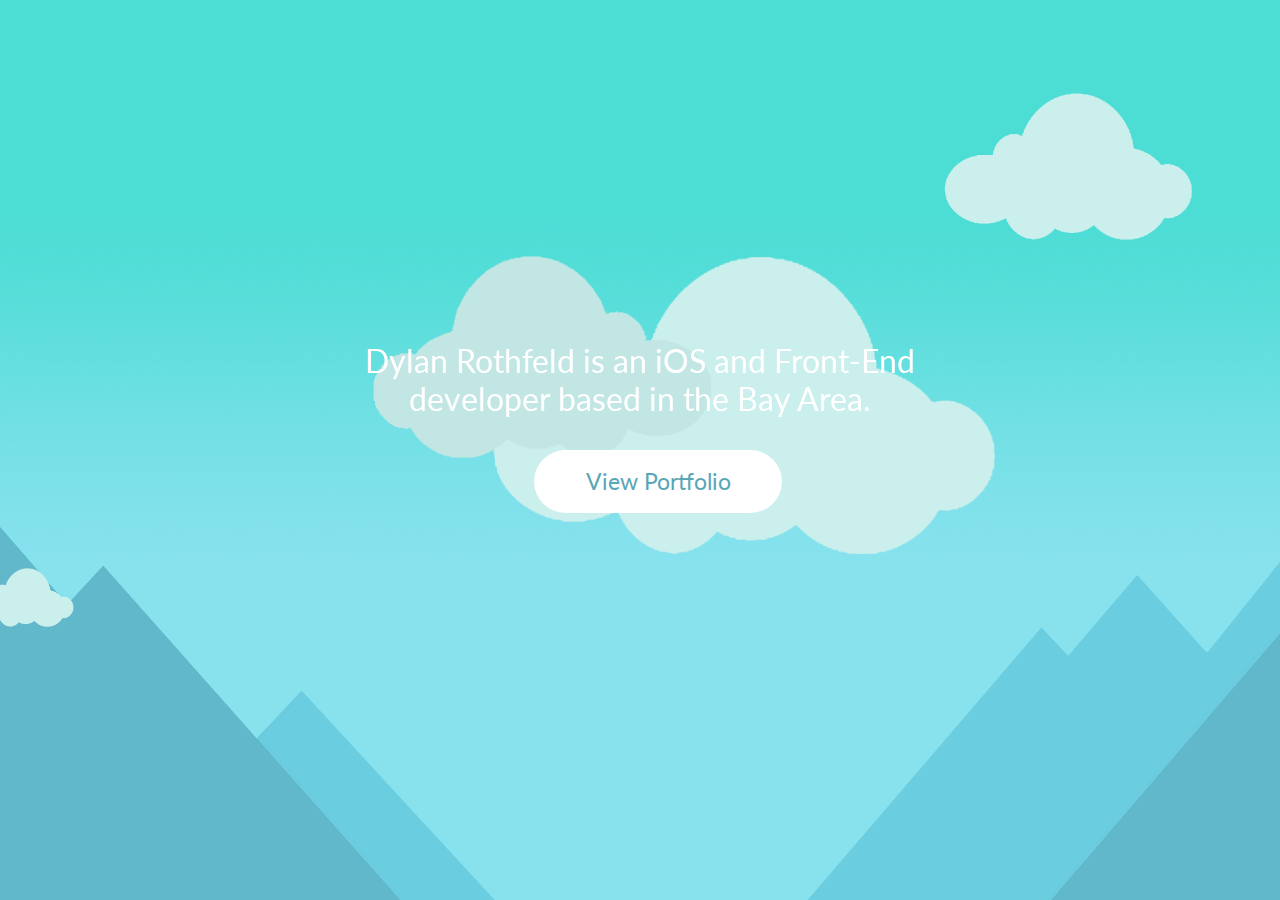
<file: index.html>
<!DOCTYPE html>
<html style="height: 100%;">

  <!-- Script link -->
  <script src="Controllers/landing.js"></script>

  <head>
    <link rel="shortcut icon" href="Assets/favicon.ico">
    <!-- Stylesheet link -->
    <link rel="stylesheet" type="text/css" href="main.css">
    <link href="https://fonts.googleapis.com/css?family=Lato" rel="stylesheet">
  </head>

  <body style="height: 100%" onload="moveClouds();">

    <div class="background-image">

      <!-- Cloud Group 3: Single large -->
      <div class="cloud-image-wrapper no-select" id=cloud-group-3>
        <image class="cloud-image-big" src="Assets/cloud.png"></image>
      </div>
      <!-- Cloud Group 2: Cluster large -->
      <div class="cloud-image-wrapper no-select" id=cloud-group-2>
        <image class="cloud-image-cluster" src="Assets/cloud-cluster.png"></image>
      </div>
      <!-- Cloud Group 3: Single small -->
      <div class="cloud-image-wrapper no-select" id=cloud-group-1>
        <image class="cloud-image" src="Assets/cloud.png"></image>
      </div>
    </div>

    <!-- Short Bio -->
    <div class="bio-text-wrapper">
      Dylan Rothfeld is an iOS and Front-End developer based in the Bay Area.
    </div>

    <!-- View work button -->
    <div class="landing-button-wrapper">
      <button class="landing-button" onclick="switchViewToMyWork()">View Portfolio</button>
    </div>

  </body>

</html>
</file>
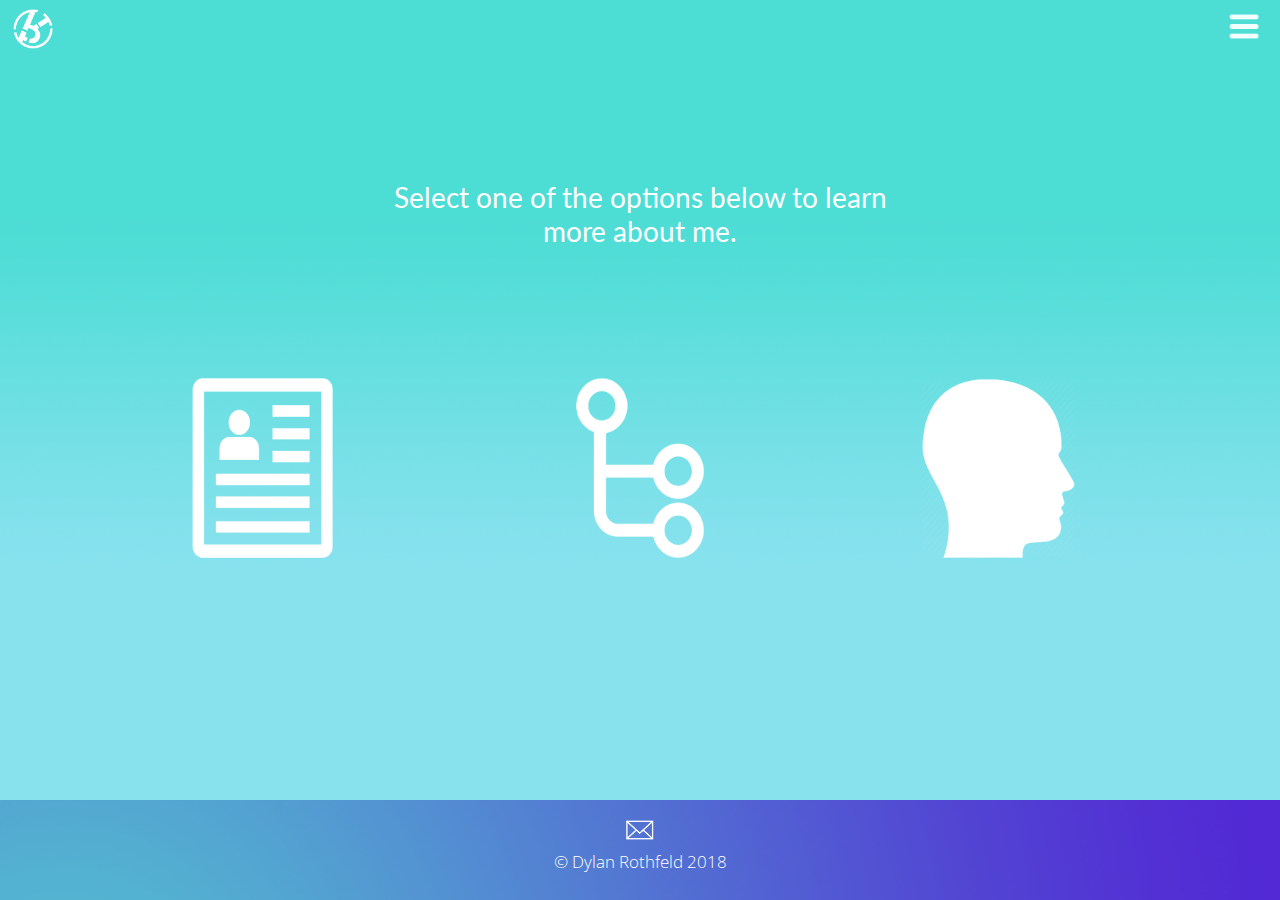
<file: about.html>
<!DOCTYPE html>
<html style="height: 100%">

  <!-- Script links -->
  <script src="Controllers/navigation-menu.js"></script>
  <script src="Controllers/animations.js"></script>
  <script src="//ajax.googleapis.com/ajax/libs/jquery/1.11.0/jquery.min.js"></script>
  <script src="https://maxcdn.bootstrapcdn.com/bootstrap/3.3.7/js/bootstrap.min.js"></script>

  <head>
    <link rel="shortcut icon" href="Assets/favicon.ico">
    <!-- Stylesheet link -->
    <link rel="stylesheet" type="text/css" href="main.css">
    <link href="https://fonts.googleapis.com/css?family=Lato" rel="stylesheet">
    <link href="https://fonts.googleapis.com/css?family=Open+Sans:300,400" rel="stylesheet">
  </head>

  <body style="height: 100%">

    <div class="background-image-page animate-in">

      <!-- Navigation Menu -->
      <div class="nav-menu-wrapper">
        <input id="openNav" class="nav-menu-icon" onclick="openNavMenu()" type="image" src="Assets/nav-menu-icon.png"/>
      </div>
      <div class="w3-sidebar w3-bar-block w3-animate-right" style="display: none" id="mySidebar">
        <input class="bar-item-close" type="image" src="Assets/nav-close-button.png" onclick="closeNavMenu()"></input>
        <a href="index.html" class="w3-bar-item w3-button">HOME</a>
        <a href="projects.html" class="w3-bar-item w3-button bar-item-active">PROJECTS</a>
        <a href="about.html" class="w3-bar-item w3-button"> > ABOUT</a>
        <a href="contact.html" class="w3-bar-item w3-button">CONTACT</a>
        <hr>
        <div class="nav-bio-text-wrapper">
          Dylan Rothfeld is an iOS and Front-End developer based in the Bay Area.
        </div>
        <div class="nav-account-links-wrapper">
          <a href="https://github.com/drothfeld" target="_blank">
            <img class="nav-account-link-icon" src="Assets/github-icon.png">&nbsp;
          </a>
          <a href="https://twitter.com/rothfeld_dylan" target="_blank">
            <img class="nav-account-link-icon" src="Assets/twitter-icon.png">&nbsp;
          </a>
          <a href="https://www.youtube.com/channel/UCH33X6Q7FbamtFIFbzUD9XA" target="_blank">
            <img class="nav-account-link-icon" src="Assets/youtube-icon.png">&nbsp;
          </a>
          <a href="https://www.linkedin.com/in/dylanrothfeld/" target="_blank">
            <img class="nav-account-link-icon" src="Assets/linkedin-icon.png">&nbsp;
          </a>
          <a href="https://www.turbosquid.com/Search/Artists/D.Rothfeld.CG" target="_blank">
            <img class="nav-account-link-icon" src="Assets/turbosquid-icon.png">&nbsp;
          </a>
        </div>
      </div>

    <div id="main">
      <!-- Profile logo header -->
      <div class="header-logo-wrapper">
        <image id="logoSymbol" class="header-logo-image" onclick="symbolSpin()" src="Assets/drothfeld-symbol.png"></image>
      </div>

      <div class="about-page-title">
        Select one of the options below to learn more about me.
      </div>

      <!-- About profile face image -->
      <!-- <div class="profile-image-wrapper">
        <image class="profile-image" src="Assets/about-profile.jpg"></image>
      </div> -->

      <!-- View timeline -->
      <div class="timeline-wrapper" id="timeline-wrapper">
        <image class="timeline-icon animated slideInDown" src="Assets/timeline-icon.png">
          <a href="timeline.html">
        </image>
        <p class="icon-image-text animated infinite bounce">View<br>Timeline</p>
      </div>

      <!-- Learn About Me -->
      <div class="aboutme-wrapper" id="aboutme-wrapper">
        <image class="aboutme-icon animated slideInRight" src="Assets/bio-icon.png">
        </image>
        <p class="icon-image-text animated infinite bounce">Learn<br>About Me</p>
      </div>

      <!-- Download resume -->
      <div class="resume-wrapper" id="resume-wrapper">
        <image class="resume-icon animated slideInLeft" src="Assets/resume-icon.png">
          <a href="Assets/Rothfeld.Resume.pdf" download>
        </image>
        <p class="icon-image-text animated infinite bounce">Download<br>Resume</p>
      </div>

      <!-- Copyright footer -->
      <div class="footer-copyright-about">
        <a href="mailto:drothfel@gmail.com">
          <img class="mail-icon-about" src="Assets/mail-icon.png">
        </a>
        <div class="copyright-text-about">
          &copy; Dylan Rothfeld 2018
        </div>
      </div>

    </div>

  </div>


  </body>

</html>
</file>
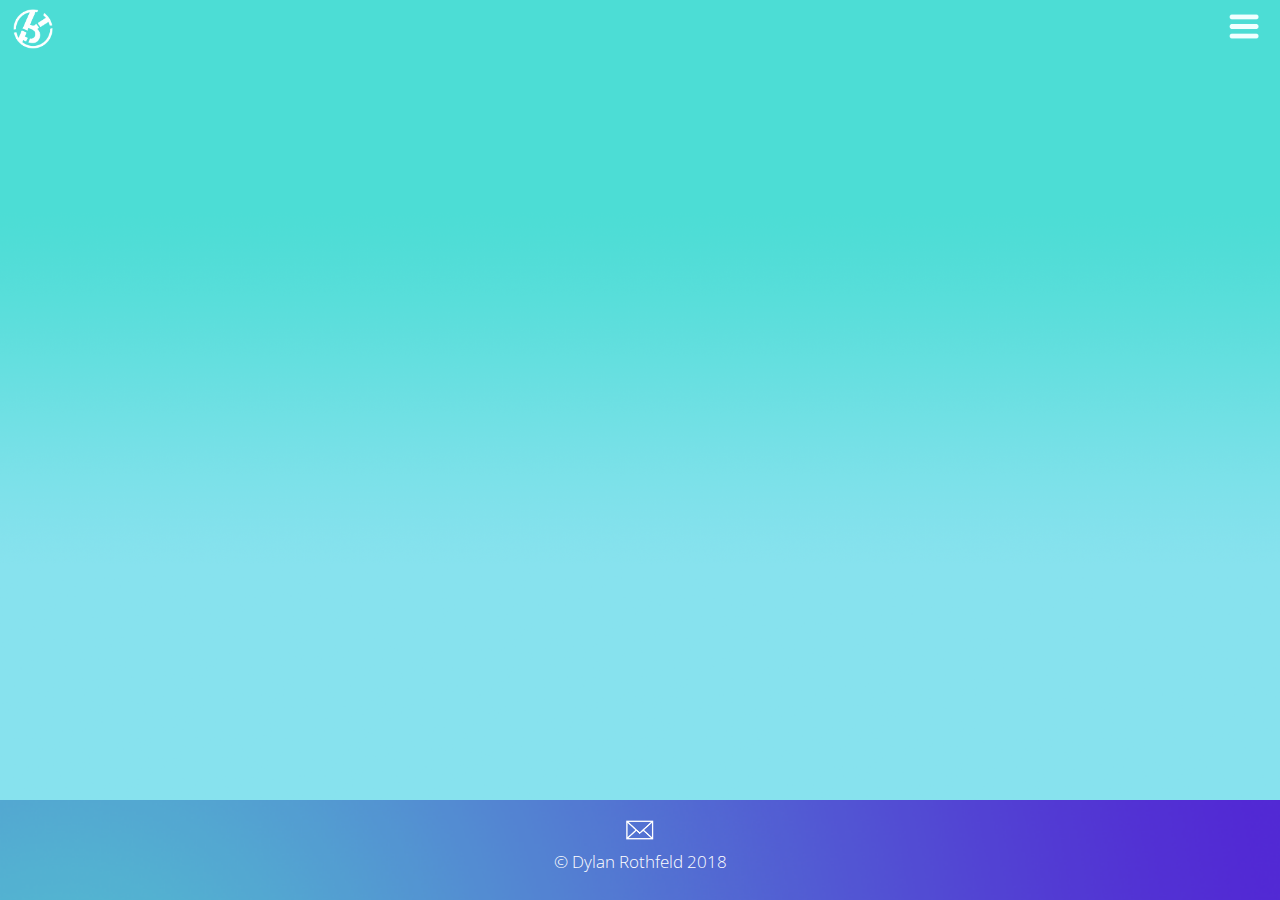
<file: bio.html>
<!DOCTYPE html>
<html style="height: 100%">

  <!-- Script links -->
  <script src="Controllers/navigation-menu.js"></script>
  <script src="Controllers/animations.js"></script>
  <script src="//ajax.googleapis.com/ajax/libs/jquery/1.11.0/jquery.min.js"></script>
  <script src="https://maxcdn.bootstrapcdn.com/bootstrap/3.3.7/js/bootstrap.min.js"></script>

  <head>
    <link rel="shortcut icon" href="Assets/favicon.ico">
    <!-- Stylesheet link -->
    <link rel="stylesheet" type="text/css" href="main.css">
    <link href="https://fonts.googleapis.com/css?family=Lato" rel="stylesheet">
    <link href="https://fonts.googleapis.com/css?family=Open+Sans:300,400" rel="stylesheet">
  </head>

  <body style="height: 100%">

    <div class="background-image-page animate-in">

      <!-- Navigation Menu -->
      <div class="nav-menu-wrapper">
        <input id="openNav" class="nav-menu-icon" onclick="openNavMenu()" type="image" src="Assets/nav-menu-icon.png"/>
      </div>
      <div class="w3-sidebar w3-bar-block w3-animate-right" style="display: none" id="mySidebar">
        <input class="bar-item-close" type="image" src="Assets/nav-close-button.png" onclick="closeNavMenu()"></input>
        <a href="index.html" class="w3-bar-item w3-button">HOME</a>
        <a href="projects.html" class="w3-bar-item w3-button bar-item-active">PROJECTS</a>
        <a href="about.html" class="w3-bar-item w3-button"> > ABOUT</a>
        <a href="contact.html" class="w3-bar-item w3-button">CONTACT</a>
        <hr>
        <div class="nav-bio-text-wrapper">
          Dylan Rothfeld is an iOS and Front-End developer based in the Bay Area.
        </div>
        <div class="nav-account-links-wrapper">
          <a href="https://github.com/drothfeld" target="_blank">
            <img class="nav-account-link-icon" src="Assets/github-icon.png">&nbsp;
          </a>
          <a href="https://twitter.com/rothfeld_dylan" target="_blank">
            <img class="nav-account-link-icon" src="Assets/twitter-icon.png">&nbsp;
          </a>
          <a href="https://www.youtube.com/channel/UCH33X6Q7FbamtFIFbzUD9XA" target="_blank">
            <img class="nav-account-link-icon" src="Assets/youtube-icon.png">&nbsp;
          </a>
          <a href="https://www.linkedin.com/in/dylanrothfeld/" target="_blank">
            <img class="nav-account-link-icon" src="Assets/linkedin-icon.png">&nbsp;
          </a>
          <a href="https://www.turbosquid.com/Search/Artists/D.Rothfeld.CG" target="_blank">
            <img class="nav-account-link-icon" src="Assets/turbosquid-icon.png">&nbsp;
          </a>
        </div>
      </div>

    <div id="main">
      <!-- Profile logo header -->
      <div class="header-logo-wrapper">
        <image id="logoSymbol" class="header-logo-image" onclick="symbolSpin()" src="Assets/drothfeld-symbol.png"></image>
      </div>

      <!-- About profile face image -->
      <!-- <div class="profile-image-wrapper">
        <image class="profile-image" src="Assets/about-profile.jpg"></image>
      </div> -->

      <!-- Copyright footer -->
      <div class="footer-copyright-about">
        <a href="mailto:drothfel@gmail.com">
          <img class="mail-icon-about" src="Assets/mail-icon.png">
        </a>
        <div class="copyright-text-about">
          &copy; Dylan Rothfeld 2018
        </div>
      </div>

    </div>

  </div>


  </body>

</html>
</file>
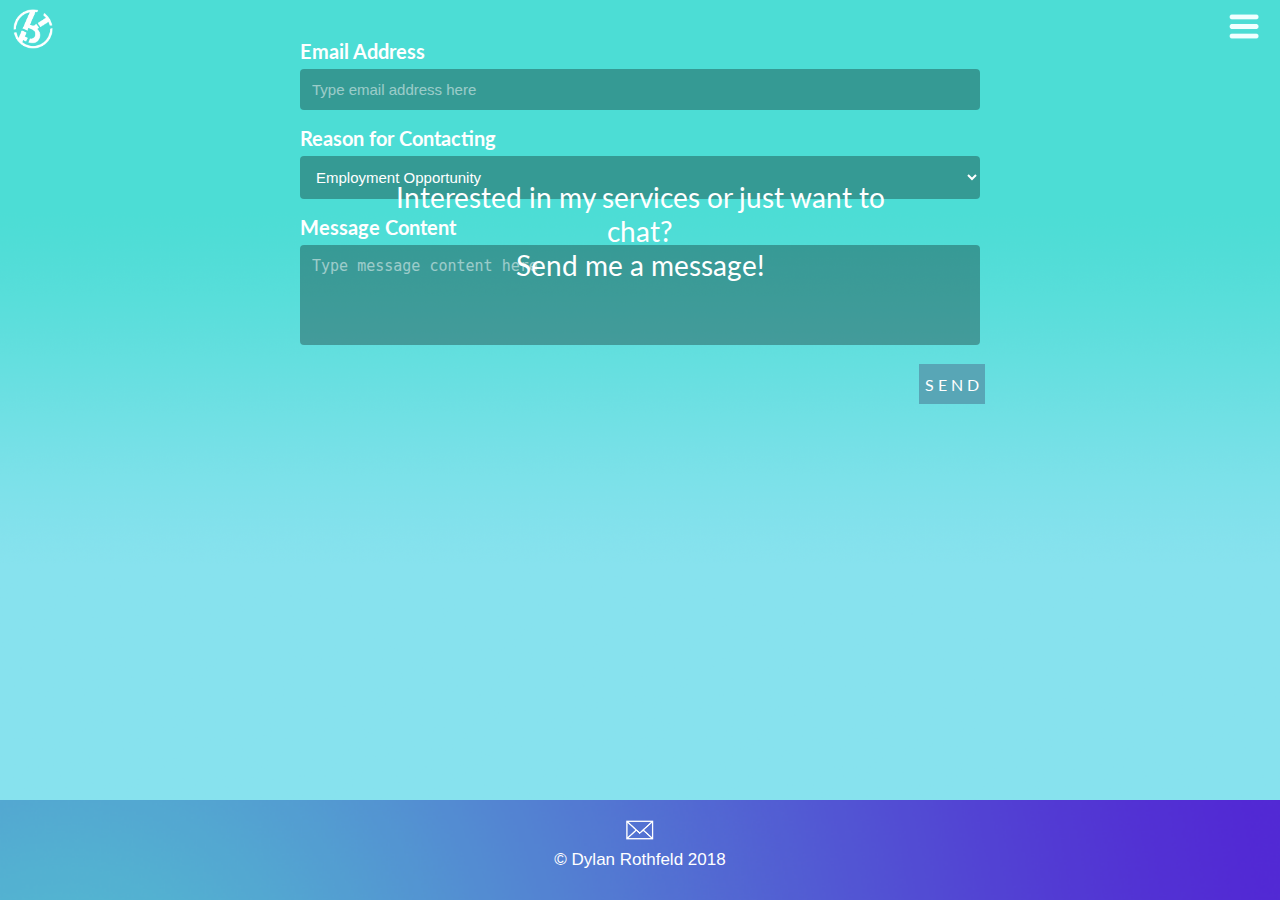
<file: contact.html>
<!DOCTYPE html>
<html style="height: 100%">

  <!-- Script links -->
  <script src="Controllers/navigation-menu.js"></script>
  <script src="Controllers/animations.js"></script>
  <script src="Controllers/contact-form-send.js"></script>
  <script src="//ajax.googleapis.com/ajax/libs/jquery/1.11.0/jquery.min.js"></script>
  <script src="https://maxcdn.bootstrapcdn.com/bootstrap/3.3.7/js/bootstrap.min.js"></script>

  <head>
    <link rel="shortcut icon" href="Assets/favicon.ico">
    <!-- Stylesheet link -->
    <link rel="stylesheet" type="text/css" href="main.css">
    <link href="https://fonts.googleapis.com/css?family=Lato" rel="stylesheet">
  </head>

  <body style="height: 100%">

    <div class="background-image-page animate-in">


      <!-- Navigation Menu -->
      <div class="nav-menu-wrapper">
        <input id="openNav" class="nav-menu-icon" onclick="openNavMenu()" type="image" src="Assets/nav-menu-icon.png"/>
      </div>
      <div class="w3-sidebar w3-bar-block w3-animate-right" style="display: none" id="mySidebar">
        <input class="bar-item-close" type="image" src="Assets/nav-close-button.png" onclick="closeNavMenu()"></input>
        <a href="index.html" class="w3-bar-item w3-button">HOME</a>
        <a href="projects.html"class="w3-bar-item w3-button bar-item-active">PROJECTS</a>
        <a href="about.html" class="w3-bar-item w3-button">ABOUT</a>
        <a href="contact.html" class="w3-bar-item w3-button"> > CONTACT</a>
        <hr>
        <div class="nav-bio-text-wrapper">
          Dylan Rothfeld is an iOS and Front-End developer based in the Bay Area.
        </div>
        <div class="nav-account-links-wrapper">
          <a href="https://github.com/drothfeld" target="_blank">
            <img class="nav-account-link-icon" src="Assets/github-icon.png">&nbsp;
          </a>
          <a href="https://twitter.com/rothfeld_dylan" target="_blank">
            <img class="nav-account-link-icon" src="Assets/twitter-icon.png">&nbsp;
          </a>
          <a href="https://www.youtube.com/channel/UCH33X6Q7FbamtFIFbzUD9XA" target="_blank">
            <img class="nav-account-link-icon" src="Assets/youtube-icon.png">&nbsp;
          </a>
          <a href="https://www.linkedin.com/in/dylanrothfeld/" target="_blank">
            <img class="nav-account-link-icon" src="Assets/linkedin-icon.png">&nbsp;
          </a>
          <a href="https://www.turbosquid.com/Search/Artists/D.Rothfeld.CG" target="_blank">
            <img class="nav-account-link-icon" src="Assets/turbosquid-icon.png">&nbsp;
          </a>
        </div>
      </div>

    <div id="main">
      <!-- Profile logo header -->
      <div class="header-logo-wrapper">
        <image id="logoSymbol" class="header-logo-image" onclick="symbolSpin()" src="Assets/drothfeld-symbol.png"></image>
      </div>

      <div class="contact-page-title">
        Interested in my services or just want to chat?<br>
        Send me a message!
      </div>

      <!-- Contact form -->
      <div class="container animated fadeIn">
        <br class="form-space">
        <form>

          <label for="email" style="font-size: 20px; color: white; font-weight: bold;">Email Address</label>
          <input type="text" id="email" name="email" placeholder="Type email address here">

          <label for="reason" style="font-size: 20px; color: white; font-weight: bold;">Reason for Contacting</label>
          <select id="reason" name="reason">
            <option value="drothfeld: Employment Opportunity">Employment Opportunity</option>
            <option value="drothfeld: Question">Question</option>
            <option value="drothfeld: Other">Other</option>
          </select>

          <label for="subject" style="font-size: 20px; color: white; font-weight: bold;">Message Content</label>
          <textarea id="subject" name="subject" placeholder="Type message content here" style="height:100px"></textarea>

          <input type="submit" value="S E N D" onclick="openEmailClient()">

        </form>
      </div>

      <!-- Copyright footer -->
      <div class="footer-copyright-about">
        <a href="mailto:drothfel@gmail.com">
          <img class="mail-icon-about" src="Assets/mail-icon.png">
        </a>
        <div class="copyright-text-about">
          &copy; Dylan Rothfeld 2018
        </div>
      </div>
    </div>
  </div>


  </body>

</html>
</file>
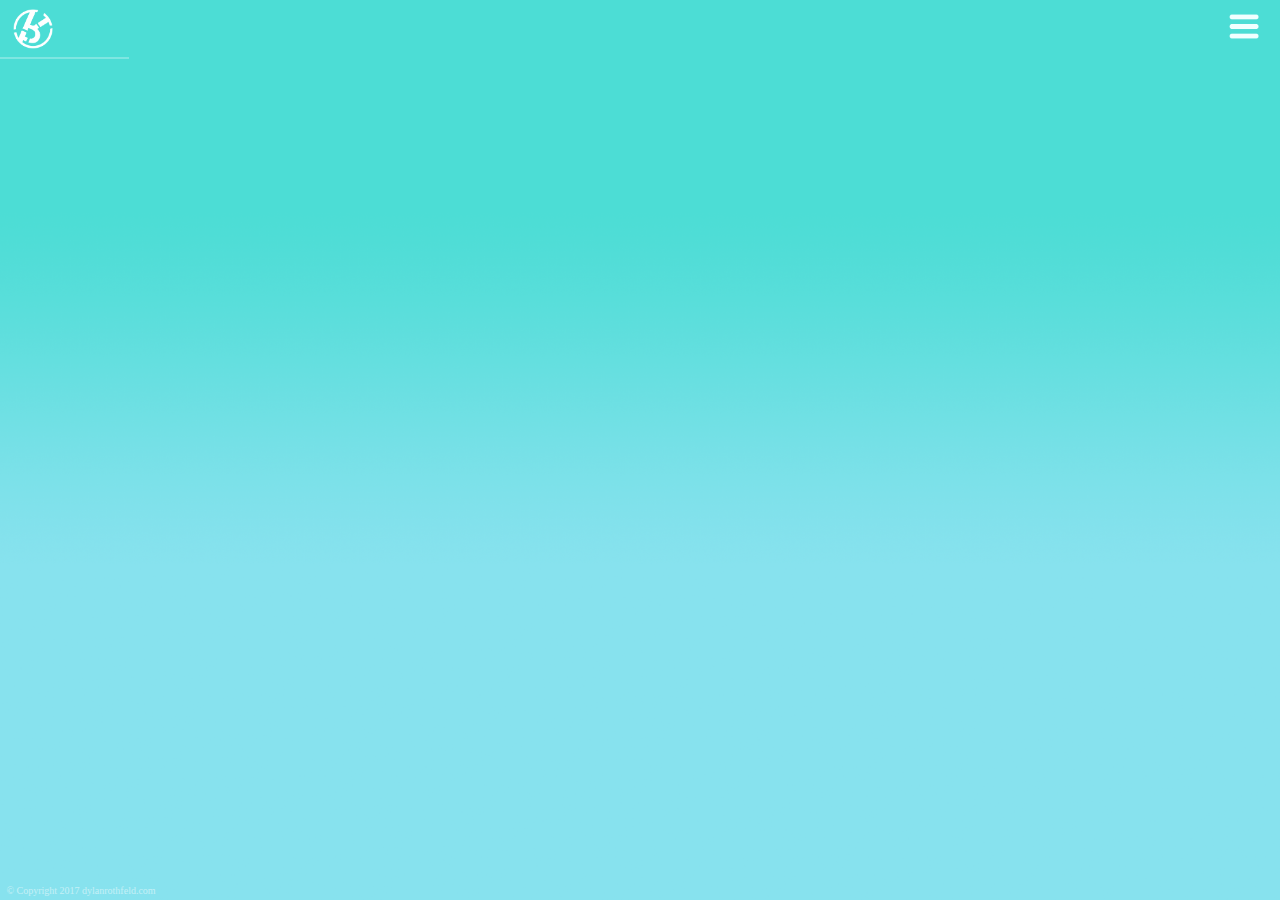
<file: my-work.html>
<!DOCTYPE html>
<html>

  <!-- Script link -->
  <script src="Controllers/navigation-menu.js"></script>

  <head>
    <!-- Stylesheet link -->
    <link rel="stylesheet" type="text/css" href="styles.css">
    <link href="https://fonts.googleapis.com/css?family=Lato" rel="stylesheet">
  </head>

  <body>
    <div class="background-image-page animate-in">
    <div id="main">
      <!-- Profile logo header -->
      <div class="header-logo-wrapper">
        <image class="header-logo-image" src="Assets/drothfeld-symbol.png"></image>
      </div>

      <!-- Navigation Menu -->
      <div class="nav-menu-wrapper">
        <input id="openNav" class="nav-menu-icon" onclick="openNavMenu()" type="image" src="Assets/nav-menu-icon.png"/>
      </div>
      <div class="w3-sidebar w3-bar-block w3-card w3-animate-right" style="display:none" id="mySidebar">
        <input class="bar-item-close" type="image" src="Assets/nav-close-button.png" onclick="closeNavMenu()"></input>
        <a href="index.html" class="w3-bar-item w3-button">HOME</a>
        <a href="#" class="w3-bar-item w3-button">PROJECTS</a>
        <a href="#" class="w3-bar-item w3-button">ABOUT</a>
        <a href="#" class="w3-bar-item w3-button">CONTACT</a>
        <hr>
        <div class="nav-bio-text-wrapper">
          Dylan Rothfeld is an IOS and Front-End developer based in the Bay Area.
        </div>
        <div class="nav-account-links-wrapper">
          <a href="https://github.com/drothfeld" target="_blank">
            <img class="nav-account-link-icon" src="Assets/github-icon.png">&nbsp;
          </a>
          <a href="https://twitter.com/rothfeld_dylan" target="_blank">
            <img class="nav-account-link-icon" src="Assets/twitter-icon.png">&nbsp;
          </a>
          <a href="https://www.youtube.com/channel/UCH33X6Q7FbamtFIFbzUD9XA" target="_blank">
            <img class="nav-account-link-icon" src="Assets/youtube-icon.png">&nbsp;
          </a>
          <a href="https://www.linkedin.com/in/dylanrothfeld/" target="_blank">
            <img class="nav-account-link-icon" src="Assets/linkedin-icon.png">&nbsp;
          </a>
          <a href="https://www.turbosquid.com/Search/Artists/D.Rothfeld.CG" target="_blank">
            <img class="nav-account-link-icon" src="Assets/turbosquid-icon.png">&nbsp;
          </a>
        </div>
      </div>

      <!-- Header and Content separator -->
      <div class="section-separator">
        <image class="section-separator-white-line" src="Assets/white-line.png"></image>
      </div>

      <!-- Copyright footer -->
      <div class="footer-copyright">
        &copy; Copyright 2017 dylanrothfeld.com
      </div>
    </div>
  </div>


  </body>

</html>
</file>
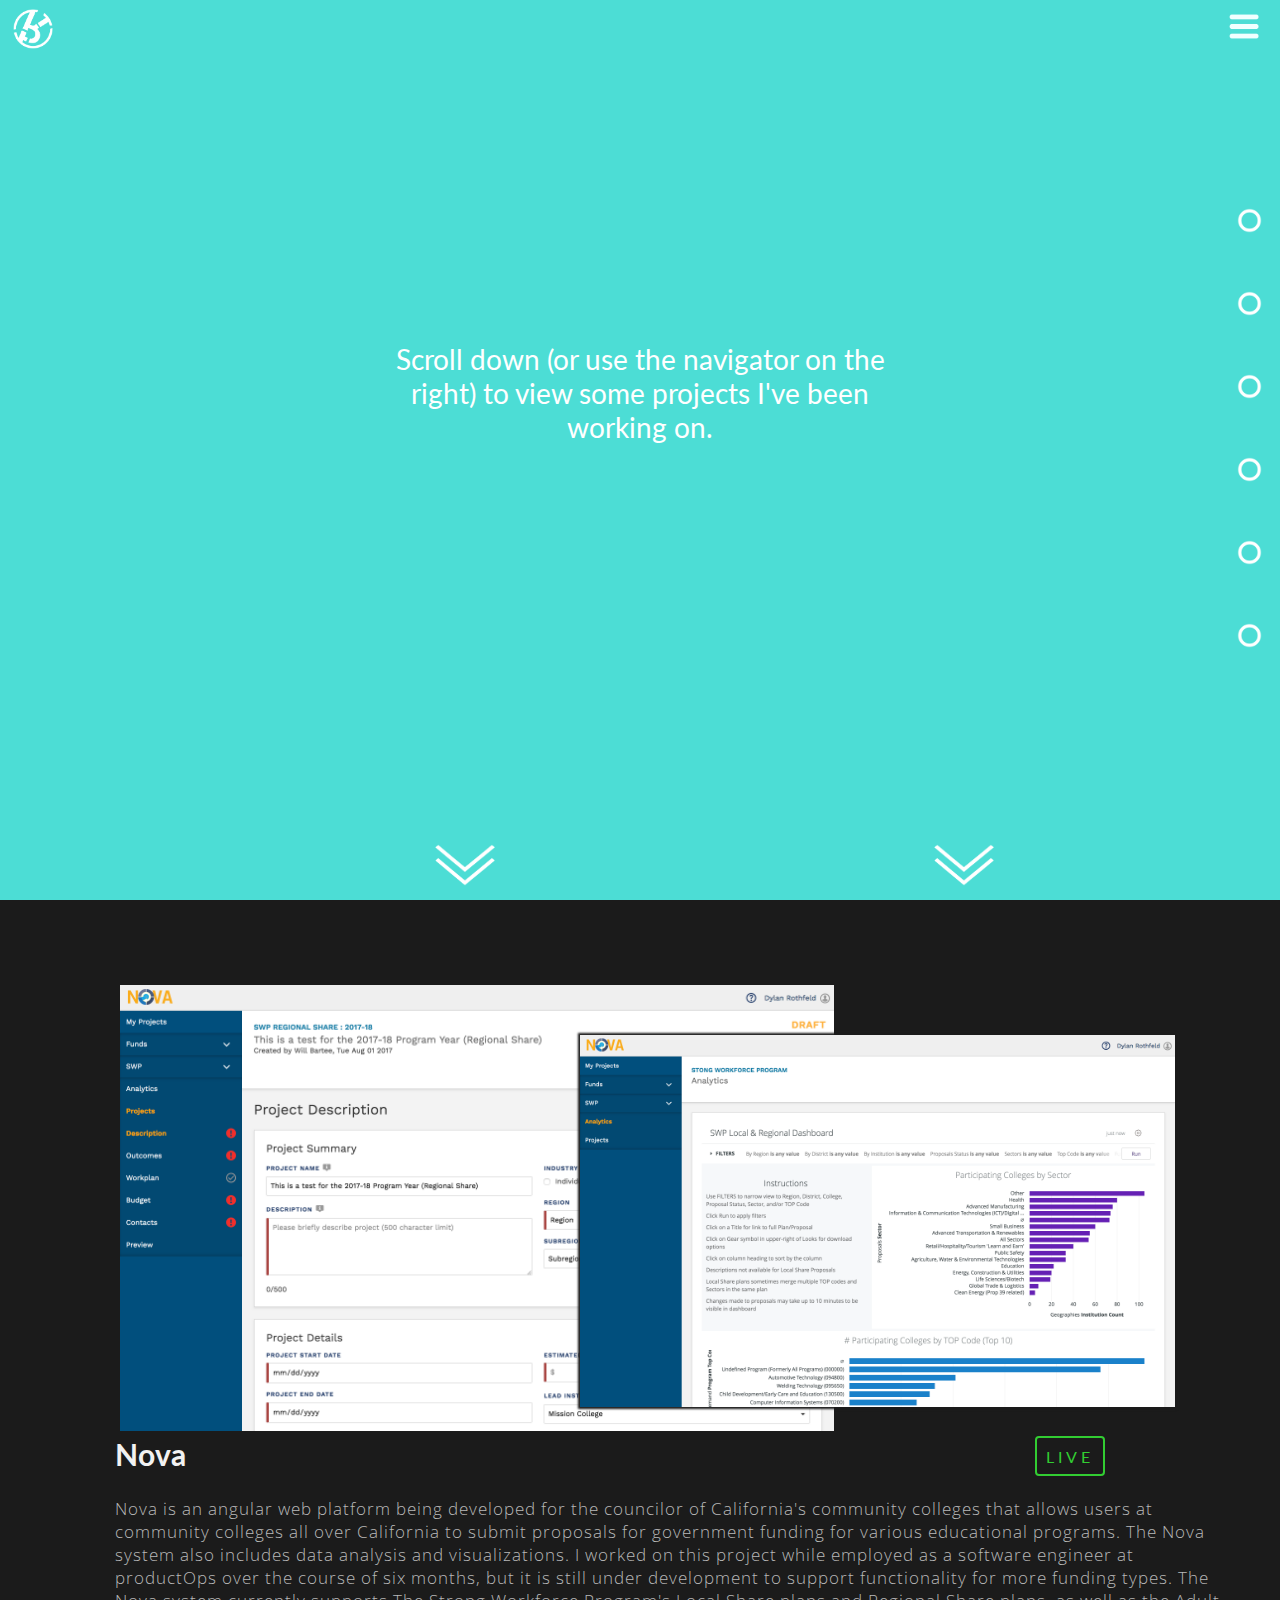
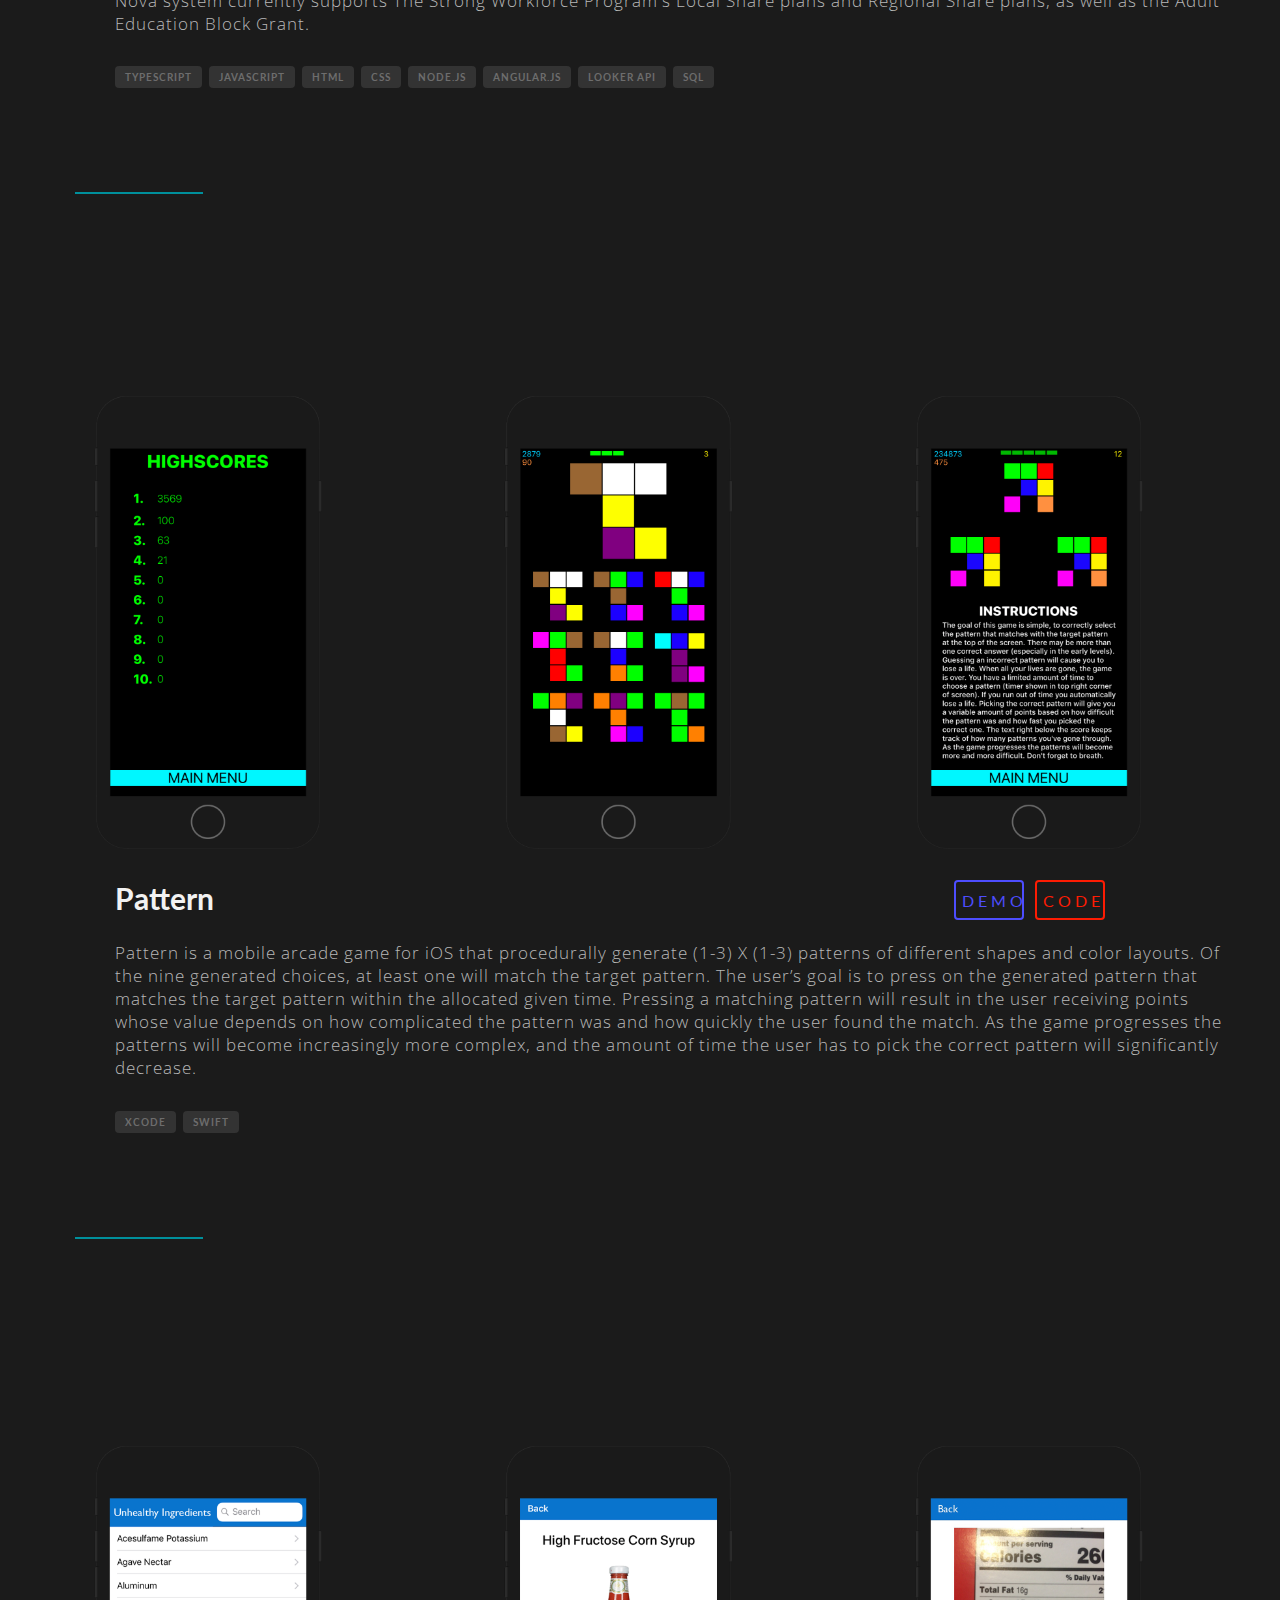
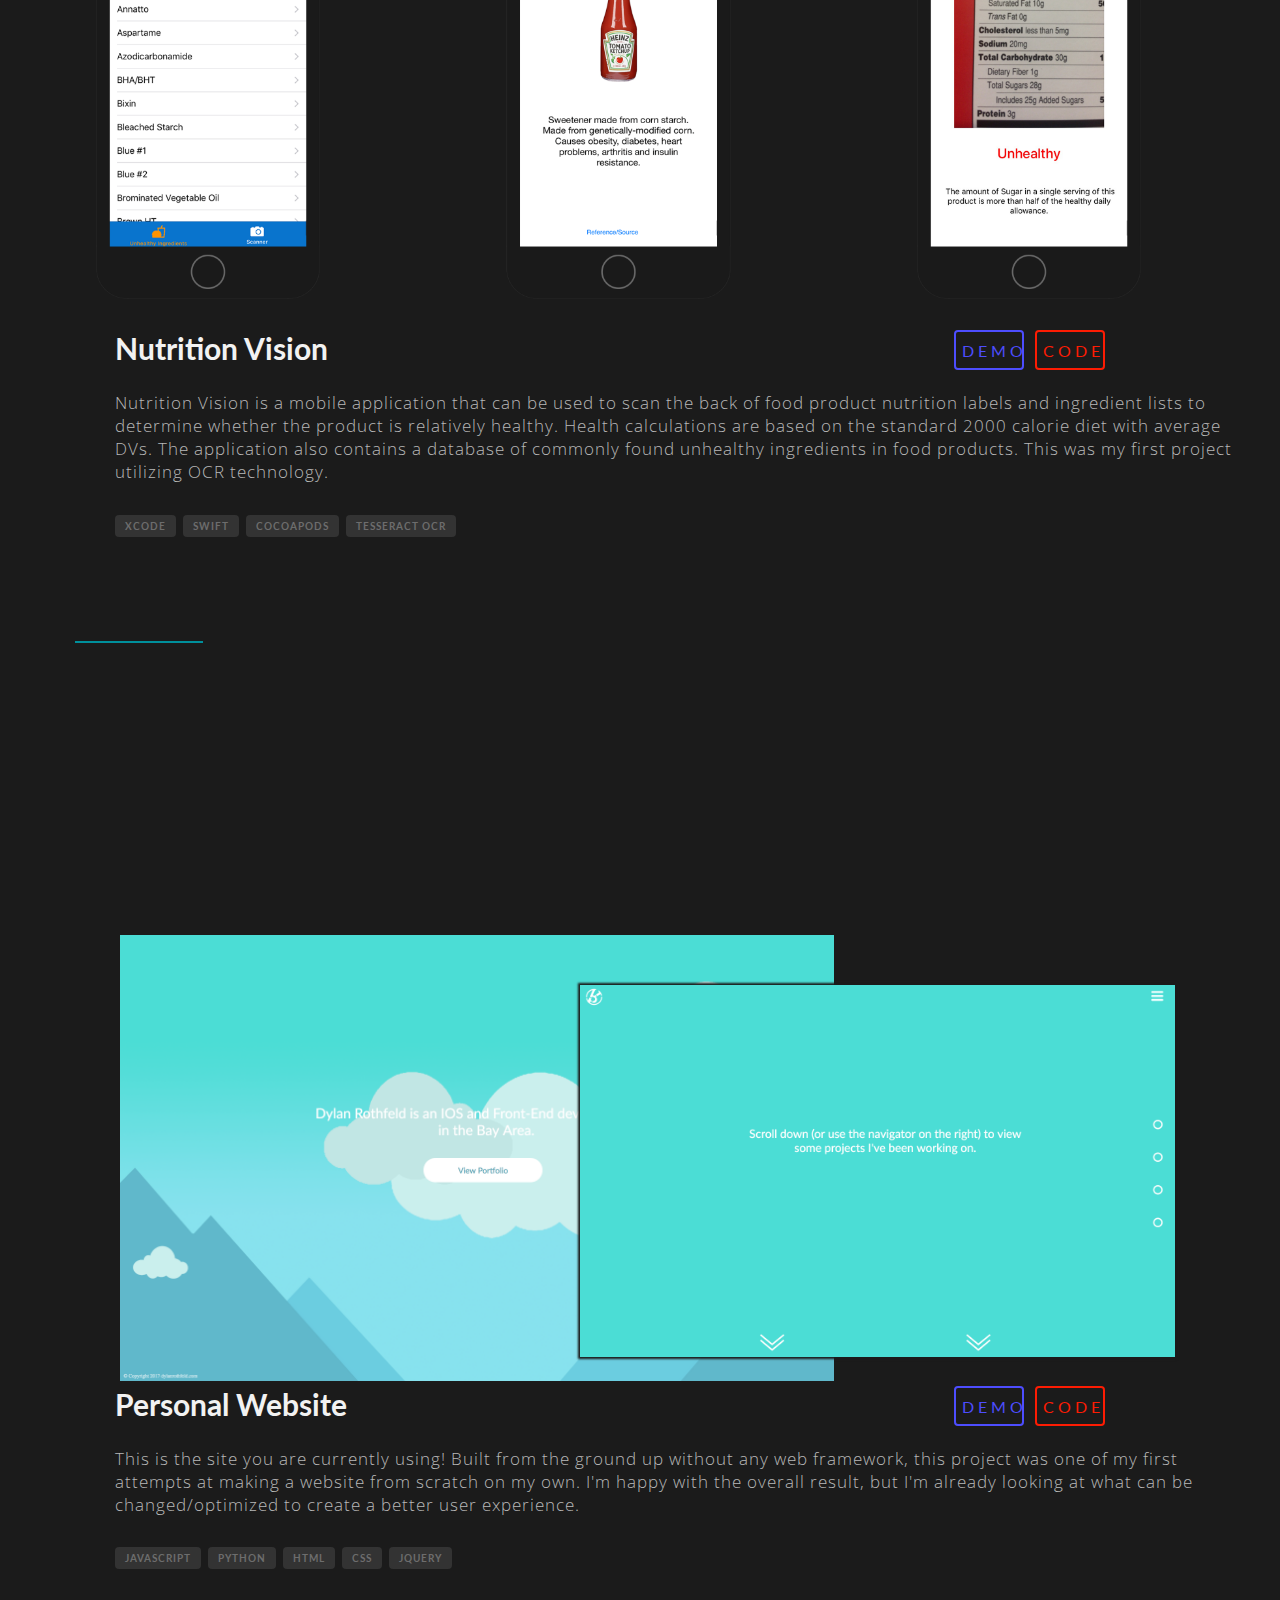
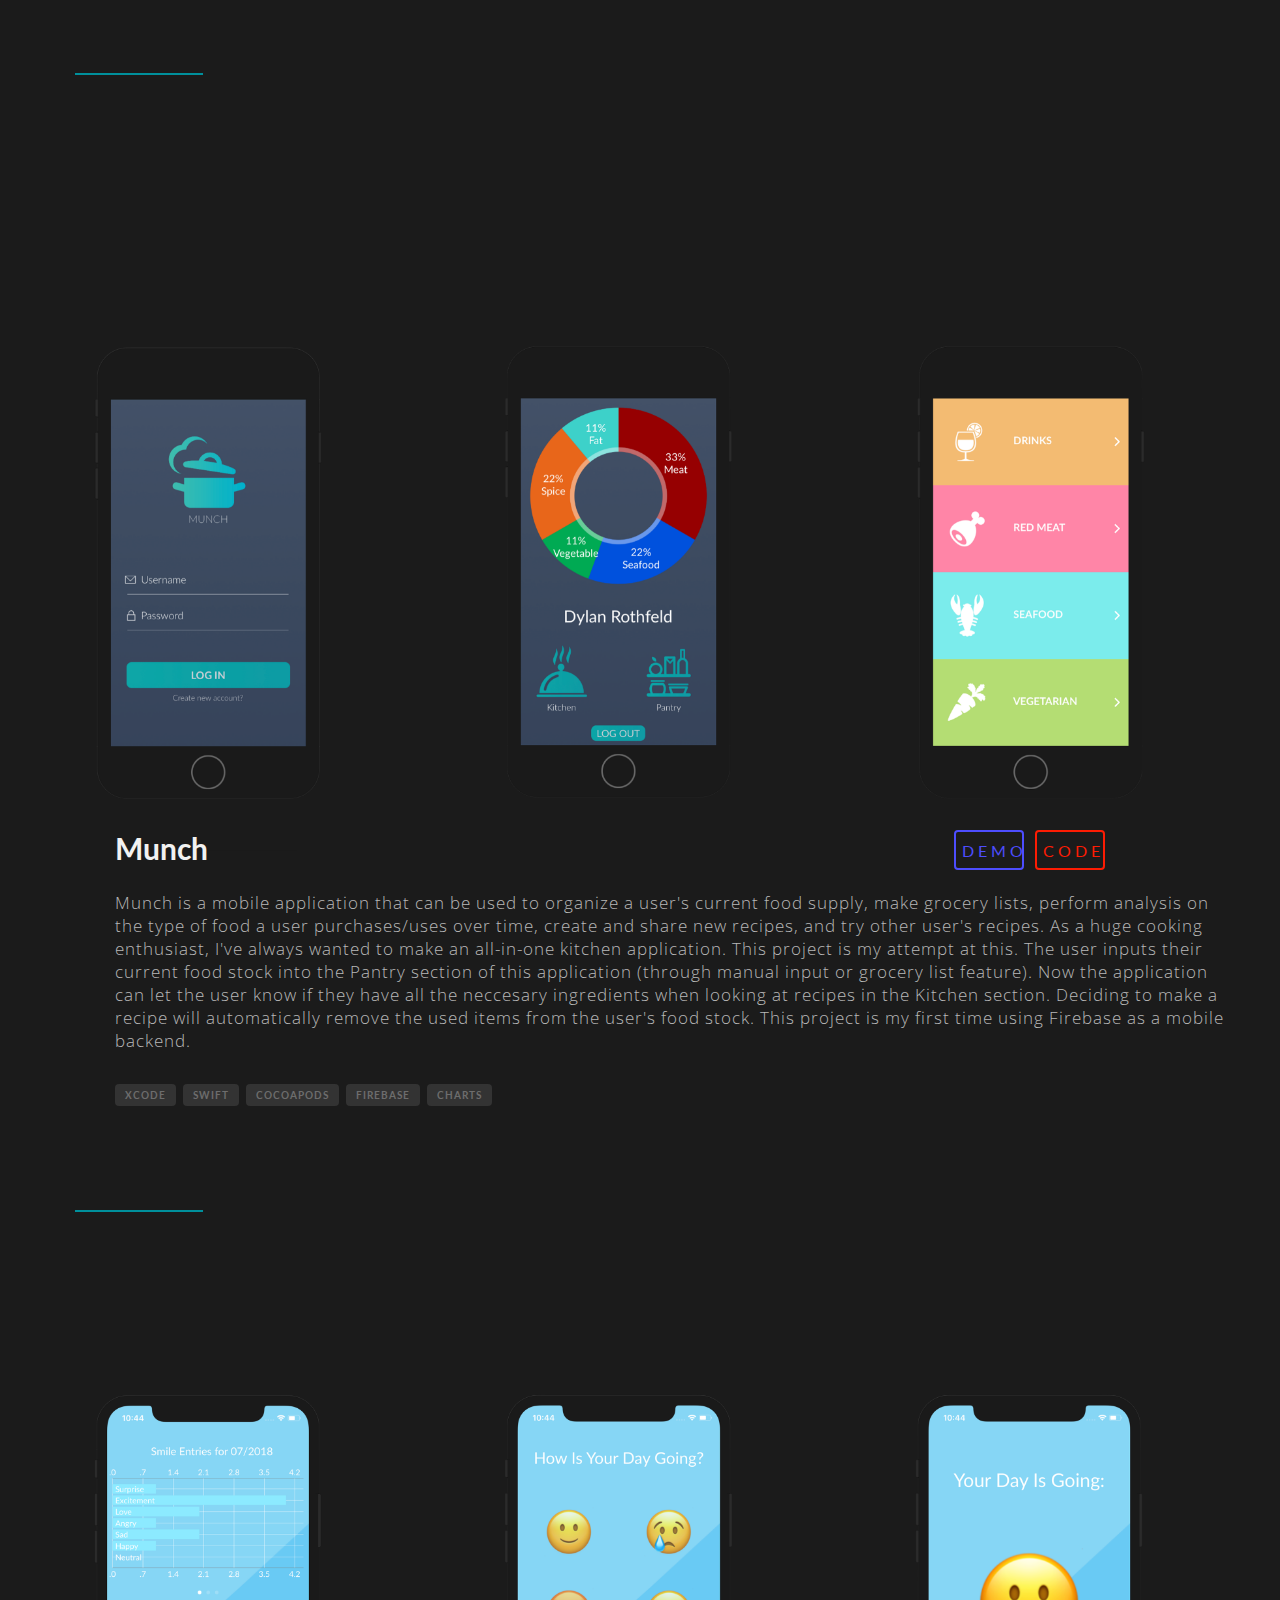
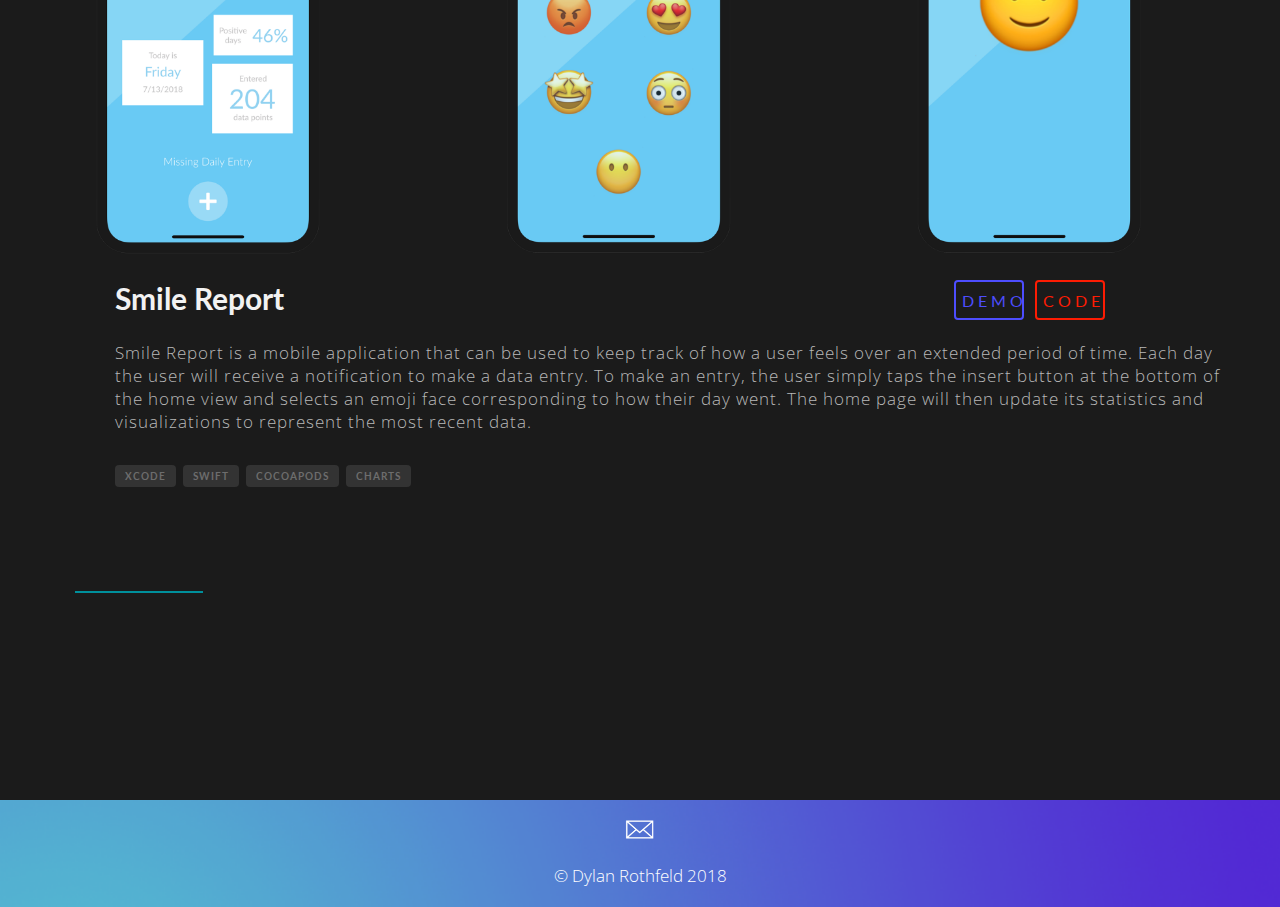
<file: projects.html>
<!DOCTYPE html>
<html>

  <!-- Script links -->
  <script src="Controllers/navigation-menu.js"></script>
  <script src="Controllers/animations.js"></script>
  <script src="//ajax.googleapis.com/ajax/libs/jquery/1.11.0/jquery.min.js"></script>
  <script src="https://maxcdn.bootstrapcdn.com/bootstrap/3.3.7/js/bootstrap.min.js"></script>

  <head>
    <link rel="shortcut icon" href="Assets/favicon.ico">
    <!-- Stylesheet link -->
    <link rel="stylesheet" type="text/css" href="main.css">
    <link href="https://fonts.googleapis.com/css?family=Lato" rel="stylesheet">
    <link href="https://fonts.googleapis.com/css?family=Open+Sans:300,400" rel="stylesheet">
  </head>

  <body>
    <div class="background-image-page animate-in">

      <!-- Navigation Menu -->
      <div class="nav-menu-wrapper">
        <input id="openNav" class="nav-menu-icon" onclick="openNavMenu()" type="image" src="Assets/nav-menu-icon.png"/>
      </div>
      <div class="w3-sidebar w3-bar-block w3-animate-right" style="display: none" id="mySidebar">
        <input class="bar-item-close" type="image" src="Assets/nav-close-button.png" onclick="closeNavMenu()"></input>
        <a href="index.html" class="w3-bar-item w3-button">HOME</a>
        <a class="w3-bar-item w3-button bar-item-active"> > PROJECTS</a>
        <a href="about.html" class="w3-bar-item w3-button">ABOUT</a>
        <a href="contact.html" class="w3-bar-item w3-button">CONTACT</a>
        <hr>
        <div class="nav-bio-text-wrapper">
          Dylan Rothfeld is an iOS and Front-End developer based in the Bay Area.
        </div>
        <div class="nav-account-links-wrapper">
          <a href="https://github.com/drothfeld" target="_blank">
            <img class="nav-account-link-icon" src="Assets/github-icon.png">&nbsp;
          </a>
          <a href="https://twitter.com/rothfeld_dylan" target="_blank">
            <img class="nav-account-link-icon" src="Assets/twitter-icon.png">&nbsp;
          </a>
          <a href="https://www.youtube.com/channel/UCH33X6Q7FbamtFIFbzUD9XA" target="_blank">
            <img class="nav-account-link-icon" src="Assets/youtube-icon.png">&nbsp;
          </a>
          <a href="https://www.linkedin.com/in/dylanrothfeld/" target="_blank">
            <img class="nav-account-link-icon" src="Assets/linkedin-icon.png">&nbsp;
          </a>
          <a href="https://www.turbosquid.com/Search/Artists/D.Rothfeld.CG" target="_blank">
            <img class="nav-account-link-icon" src="Assets/turbosquid-icon.png">&nbsp;
          </a>
        </div>
      </div>

    <div id="main">
      <!-- Profile logo header -->
      <div class="header-logo-wrapper">
        <image id="logoSymbol" class="header-logo-image" onclick="symbolSpin()" src="Assets/drothfeld-symbol.png"></image>
      </div>

      <!-- Project List Navigation Bar -->
      <div id="section-icons" class="project-nav">
            <div id="myNavbar">
              <ul>
                <li id="project-nova-li-wrapper"><div class="project-nav-text animated infinite pulse">Nova</div><a href="#nova"><image class="project-nav-section w3-animate-right-speed0" type="image" src="Assets/project-nav-selection-icon.png"></image></a></li>
                <br><br><br>
                <li id="project-pattern-li-wrapper"><div class="project-nav-text animated infinite pulse">Pattern</div><a href="#pattern"><image class="project-nav-section w3-animate-right-speed1" type="image" src="Assets/project-nav-selection-icon.png"></image></a></li>
                <br><br><br>
                <li id="project-nv-li-wrapper"><div class="project-nav-text animated infinite pulse">Nutrition Vision</div><a href="#nutrition-vision"><image class="project-nav-section w3-animate-right-speed2" type="image" src="Assets/project-nav-selection-icon.png"></image></a></li>
                <br><br><br>
                <li id="project-cloud-li-wrapper"><div class="project-nav-text animated infinite pulse">Personal Website</div><a href="#drothfeld-cloud-portfolio"><image class="project-nav-section w3-animate-right-speed3" type="image" src="Assets/project-nav-selection-icon.png"></image></a></li>
                <br><br><br>
                <li id="project-munch-li-wrapper"><div class="project-nav-text animated infinite pulse">Munch</div><a href="#munch"><image class="project-nav-section w3-animate-right-speed4" type="image" src="Assets/project-nav-selection-icon.png"></image></a></li>
                <br><br><br>
                <li id="project-sr-li-wrapper"><div class="project-nav-text animated infinite pulse">Smile Report</div><a href="#smile-report"><image class="project-nav-section w3-animate-right-speed5" type="image" src="Assets/project-nav-selection-icon.png"></image></a></li>
              </ul>
            </div>
      </div>

      <!-- Project Listing -->
      <div class="project-listing-wrapper">

        <!-- Project Section Title -->
        <div id="_title" class="container-fluid">
          <div class="project-page-title">
            Scroll down (or use the navigator on the right) to view some projects I've been working on.
          </div>
          <!-- Scroll down interface arrows -->
          <div class="scroll-down-arrows w3-animate-bottom">
            <div class="scroll-arrow" id="myNavbar">
              <a href="#nova"><image class="scroll-arrow-image animated infinite bounce" type="image" src="Assets/scroll-down-arrow.png"></image></a>
            </div>
            <div class="scroll-arrow" id="myNavbar">
              <a href="#nova"><image class="scroll-arrow-image animated infinite bounce" type="image" src="Assets/scroll-down-arrow.png"></image></a>
            </div>
          </div>
        </div>

        <!-- Nova @productOps -->
        <div id="nova" class="container-fluid project-section">
          <!-- Project screenshots -->
          <div class="project-screenshots-pc">
            <img class="pc-img-lg" src="Assets/nova-project-workflow.png">
            <img class="pc-img-md" src="Assets/nova-analytics.png">
          </div>
          <!-- Project title -->
          <div class="project-title">
            Nova
            <!-- Project button links -->
            <button class="project-live" onclick="location.href='https://nova.cccco.edu'" target="_blank">LIVE</button>
            <!-- Project description -->
            <div class="project-description">
              Nova is an angular web platform being developed for the councilor of California's community
              colleges that allows users at community colleges all over California to submit
              proposals for government funding for various educational programs. The Nova system
              also includes data analysis and visualizations. I worked on this project
              while employed as a software engineer at
              <a href="http://www.productops.com/" target="_blank" style="color: #B8B8B8; ">productOps</a>
              over the course of six months, but it is still under development to support functionality
              for more funding types. The Nova system currently supports The Strong Workforce
              Program's Local Share plans and Regional Share plans, as well as the Adult Education Block
              Grant.
            </div>
            <!-- Project technologies -->
            <div class="project-technologies">
              <ul class="technology-list">
                <li class="technology-used">Typescript</li>
                <li class="technology-used">Javascript</li>
                <li class="technology-used">HTML</li>
                <li class="technology-used">CSS</li>
                <li class="technology-used">Node.JS</li>
                <li class="technology-used">Angular.JS</li>
                <li class="technology-used">Looker API</li>
                <li class="technology-used">SQL</li>
              </ul>
            </div>
          </div>
          <!-- Section seperator -->
          <hr class="project-title">
        </div>

        <!-- Pattern @self -->
        <div id="pattern" class="container-fluid project-section">
          <!-- Project screenshots -->
          <div class="project-screenshots-mobile">
            <img class="mobile-img-layer00" src="Assets/pattern-highscores.png">
            <img class="mobile-img-layer01" src="Assets/pattern-gameplay.png">
            <img class="mobile-img-layer02" src="Assets/pattern-instructions.png">
          </div>
          <!-- Project title -->
          <div class="project-title">
            Pattern
            <!-- Project button links -->
            <button class="project-demo" onclick="location.href='https://www.youtube.com/watch?v=PgeQL2oIXPA'" target="_blank">DEMO</button>
            <button class="project-code" onclick="location.href='https://github.com/drothfeld/Pattern'" target="_blank">CODE</button>
            <!-- Project description -->
            <div class="project-description">
              Pattern is a mobile arcade game for iOS that procedurally generate (1-3) X (1-3) patterns
              of different shapes and color layouts. Of the nine generated choices, at least one will match
              the target pattern. The user’s goal is to press on the generated pattern that matches the target
              pattern within the allocated given time. Pressing a matching pattern will result in the user
              receiving points whose value depends on how complicated the pattern was and how
              quickly the user found the match. As the game progresses the patterns will become increasingly
              more complex, and the amount of time the user has to pick the correct pattern will significantly decrease.
            </div>
            <!-- Project technologies -->
            <div class="project-technologies">
              <ul class="technology-list">
                <li class="technology-used">Xcode</li>
                <li class="technology-used">Swift</li>
              </ul>
            </div>
          </div>
          <!-- Section seperator -->
          <hr class="project-title">
        </div>

        <!-- Nutrition Vision @self -->
        <div id="nutrition-vision" class="container-fluid project-section">
          <!-- Project screenshots -->
          <div class="project-screenshots-mobile">
            <img class="mobile-img-layer00" src="Assets/nv-unhealthy-ingredients.png">
            <img class="mobile-img-layer01" src="Assets/nv-ingredient-details.png">
            <img class="mobile-img-layer02" src="Assets/nv-scanner.png">
          </div>
          <!-- Project title -->
          <div class="project-title">
            Nutrition Vision
            <!-- Project button links -->
            <button class="project-demo" onclick="location.href='__'" target="_blank">DEMO</button>
            <button class="project-code" onclick="location.href='https://github.com/drothfeld/Nutrition-Vision'" target="_blank">CODE</button>
            <!-- Project description -->
            <div class="project-description">
              Nutrition Vision is a mobile application that can be used to scan the back of
              food product nutrition labels and ingredient lists to determine whether the product
              is relatively healthy. Health calculations are based on the standard 2000 calorie diet
              with average DVs. The application also contains a database of commonly found unhealthy
              ingredients in food products. This was my first project utilizing OCR technology.
            </div>
            <!-- Project technologies -->
            <div class="project-technologies">
              <ul class="technology-list">
                <li class="technology-used">Xcode</li>
                <li class="technology-used">Swift</li>
                <li class="technology-used">CocoaPods</li>
                <li class="technology-used">Tesseract OCR</li>
              </ul>
            </div>
          </div>
          <!-- Section seperator -->
          <hr class="project-title">
        </div>

        <!-- drothfeld Portfolio Site @self -->
        <div id="drothfeld-cloud-portfolio" class="container-fluid project-section">
          <!-- Project screenshots -->
          <div class="project-screenshots-pc">
            <img class="pc-img-lg" src="Assets/cloud-landing.png">
            <img class="pc-img-md" src="Assets/cloud-projects.png">
          </div>
          <!-- Project title -->
          <div class="project-title">
            Personal Website
            <!-- Project button links -->
            <button class="project-demo" onclick="location.href='https://www.youtube.com/watch?v=2XpGB5yzKUY&t'" target="_blank">DEMO</button>
            <button class="project-code" onclick="location.href='https://github.com/drothfeld/Drothfeld-Web-Portfolio'" target="_blank">CODE</button>
            <!-- Project description -->
            <div class="project-description">
              This is the site you are currently using! Built from the ground up
              without any web framework, this project was one of my first attempts
              at making a website from scratch on my own. I'm happy with the overall
              result, but I'm already looking at what can be changed/optimized to
              create a better user experience.
            </div>
            <!-- Project technologies -->
            <div class="project-technologies">
              <ul class="technology-list">
                <li class="technology-used">Javascript</li>
                <li class="technology-used">Python</li>
                <li class="technology-used">HTML</li>
                <li class="technology-used">CSS</li>
                <li class="technology-used">jQuery</li>
              </ul>
            </div>
          </div>
          <!-- Section seperator -->
          <hr class="project-title">
        </div>

        <!-- Munch @self -->
        <div id="munch" class="container-fluid project-section">
          <!-- Project screenshots -->
          <div class="project-screenshots-mobile">
            <img class="mobile-img-layer00" src="Assets/munch-menu.png">
            <img class="mobile-img-layer01" src="Assets/munch-home.png">
            <img class="mobile-img-layer02" src="Assets/munch-kitchen.png">
          </div>
          <!-- Project title -->
          <div class="project-title">
            Munch
            <!-- Project button links -->
            <button class="project-demo" onclick="location.href='https://www.youtube.com/watch?v=ITTmCHG58Bg'" target="_blank">DEMO</button>
            <button class="project-code" onclick="location.href='https://github.com/drothfeld/Munch'" target="_blank">CODE</button>
            <!-- Project description -->
            <div class="project-description">
              Munch is a mobile application that can be used to organize a user's current
              food supply, make grocery lists, perform analysis on the type of food a user
              purchases/uses over time, create and share new recipes, and try other user's
              recipes. As a huge cooking enthusiast, I've always wanted to make an all-in-one
              kitchen application. This project is my attempt at this. The user inputs their
              current food stock into the Pantry section of this application (through manual input
              or grocery list feature). Now the application can let the user know if they have all
              the neccesary ingredients when looking at recipes in the Kitchen section. Deciding to
              make a recipe will automatically remove the used items from the user's food stock. This
              project is my first time using Firebase as a mobile backend.
            </div>
            <!-- Project technologies -->
            <div class="project-technologies">
              <ul class="technology-list">
                <li class="technology-used">Xcode</li>
                <li class="technology-used">Swift</li>
                <li class="technology-used">CocoaPods</li>
                <li class="technology-used">Firebase</li>
                <li class="technology-used">Charts</li>
              </ul>
            </div>
          </div>
          <!-- Section seperator -->
          <hr class="project-title">
        </div>

        <!-- Smile Report @self -->
        <div id="smile-report" class="container-fluid project-section">
          <!-- Project screenshots -->
          <div class="project-screenshots-mobile">
            <img class="mobile-img-layer00" src="Assets/sr-home.png">
            <img class="mobile-img-layer01" src="Assets/sr-choose.png">
            <img class="mobile-img-layer02" src="Assets/sr-chosen.png">
          </div>
          <!-- Project title -->
          <div class="project-title">
            Smile Report
            <!-- Project button links -->
            <button class="project-demo" onclick="location.href='https://www.youtube.com/watch?v=NldjuFfiGiI'" target="_blank">DEMO</button>
            <button class="project-code" onclick="location.href='https://github.com/drothfeld/Smile-Report'" target="_blank">CODE</button>
            <!-- Project description -->
            <div class="project-description">
              Smile Report is a mobile application that can be used to keep track of how a user feels over an extended period of time.
              Each day the user will receive a notification to make a data entry. To make an entry, the
              user simply taps the insert button at the bottom of the home view and selects an emoji
              face corresponding to how their day went. The home page will then update its statistics
              and visualizations to represent the most recent data.
            </div>
            <!-- Project technologies -->
            <div class="project-technologies">
              <ul class="technology-list">
                <li class="technology-used">Xcode</li>
                <li class="technology-used">Swift</li>
                <li class="technology-used">CocoaPods</li>
                <li class="technology-used">Charts</li>
              </ul>
            </div>
          </div>
          <!-- Section seperator -->
          <hr class="project-title">
        </div>

      </div>

      <!-- Copyright footer -->
      <div class="footer-copyright">
        <a href="mailto:drothfel@gmail.com">
          <img class="mail-icon" src="Assets/mail-icon.png">
        </a>
        <div class="copyright-text">
          &copy; Dylan Rothfeld 2018
        </div>
      </div>

    </div>
  </div>


  </body>

</html>

<script>

// Smooth scrolling for project section components
$(document).ready(function(){
  // Add scrollspy to <body>
  $('body').scrollspy({target: ".navbar", offset: 50});
  // Add smooth scrolling on all links inside the navbar
  $("#myNavbar a").on('click', function(event) {
    // Make sure this.hash has a value before overriding default behavior
    if (this.hash !== "") {
      // Prevent default anchor click behavior
      event.preventDefault();
      // Store hash
      var hash = this.hash;
      // Using jQuery's animate() method to add smooth page scroll
      // The optional number (800) specifies the number of milliseconds it takes to scroll to the specified area
      $('html, body').animate({
        scrollTop: $(hash).offset().top
      }, 800, function(){
        // Add hash (#) to URL when done scrolling (default click behavior)
        window.location.hash = hash;
      });
    }  // End if
  });
});


</script>
</file>
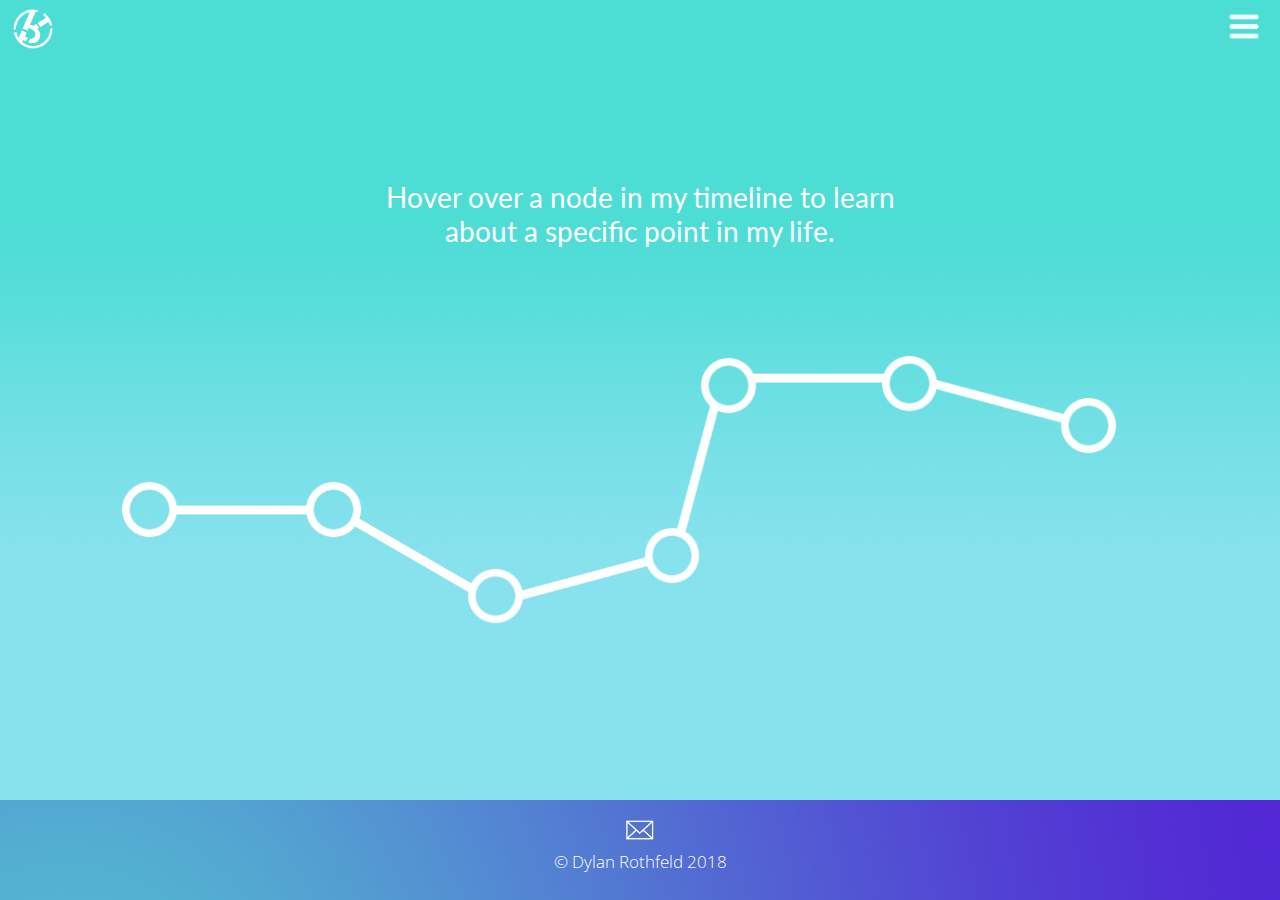
<file: timeline.html>
<!DOCTYPE html>
<html style="height: 100%">

  <!-- Script links -->
  <script src="Controllers/navigation-menu.js"></script>
  <script src="Controllers/animations.js"></script>
  <script src="Controllers/timeline-nodes.js"></script>
  <script src="//ajax.googleapis.com/ajax/libs/jquery/1.11.0/jquery.min.js"></script>
  <script src="https://maxcdn.bootstrapcdn.com/bootstrap/3.3.7/js/bootstrap.min.js"></script>

  <head>
    <link rel="shortcut icon" href="Assets/favicon.ico">
    <!-- Stylesheet link -->
    <link rel="stylesheet" type="text/css" href="main.css">
    <link href="https://fonts.googleapis.com/css?family=Lato" rel="stylesheet">
    <link href="https://fonts.googleapis.com/css?family=Open+Sans:300,400" rel="stylesheet">
  </head>

  <body style="height: 100%">

    <div class="background-image-page animate-in">

      <!-- Navigation Menu -->
      <div class="nav-menu-wrapper">
        <input id="openNav" class="nav-menu-icon" onclick="openNavMenu()" type="image" src="Assets/nav-menu-icon.png"/>
      </div>
      <div class="w3-sidebar w3-bar-block w3-animate-right" style="display: none" id="mySidebar">
        <input class="bar-item-close" type="image" src="Assets/nav-close-button.png" onclick="closeNavMenu()"></input>
        <a href="index.html" class="w3-bar-item w3-button">HOME</a>
        <a href="projects.html" class="w3-bar-item w3-button bar-item-active">PROJECTS</a>
        <a href="about.html" class="w3-bar-item w3-button"> > ABOUT</a>
        <a href="contact.html" class="w3-bar-item w3-button">CONTACT</a>
        <hr>
        <div class="nav-bio-text-wrapper">
          Dylan Rothfeld is an iOS and Front-End developer based in the Bay Area.
        </div>
        <div class="nav-account-links-wrapper">
          <a href="https://github.com/drothfeld" target="_blank">
            <img class="nav-account-link-icon" src="Assets/github-icon.png">&nbsp;
          </a>
          <a href="https://twitter.com/rothfeld_dylan" target="_blank">
            <img class="nav-account-link-icon" src="Assets/twitter-icon.png">&nbsp;
          </a>
          <a href="https://www.youtube.com/channel/UCH33X6Q7FbamtFIFbzUD9XA" target="_blank">
            <img class="nav-account-link-icon" src="Assets/youtube-icon.png">&nbsp;
          </a>
          <a href="https://www.linkedin.com/in/dylanrothfeld/" target="_blank">
            <img class="nav-account-link-icon" src="Assets/linkedin-icon.png">&nbsp;
          </a>
          <a href="https://www.turbosquid.com/Search/Artists/D.Rothfeld.CG" target="_blank">
            <img class="nav-account-link-icon" src="Assets/turbosquid-icon.png">&nbsp;
          </a>
        </div>
      </div>

    <div id="main">
      <!-- Profile logo header -->
      <div class="header-logo-wrapper">
        <image id="logoSymbol" class="header-logo-image" onclick="symbolSpin()" src="Assets/drothfeld-symbol.png"></image>
      </div>

      <div class="about-page-title">
        Hover over a node in my timeline to learn about a specific point in my life.
      </div>

      <!-- Timeline -->
      <div class="timeline-nodes-wrapper">
        <!-- Timeline Edges -->
        <image class="timeline-nodes-image animated fadeIn" src="Assets/timeline-nodes.png"></image>
        <!-- Timeline Nodes -->
        <div id="tnode-00" class="timeline-nodes animated fadeIn">
          <image id="tnode-00-image" class="tnode animated infinite" src="Assets/project-nav-selection-icon.png"></image>
          <div id="tnode-00-text" class="tnode00-year-text">2012</div>
          <!-- Timeline Popup -->
          <div class="timeline-node-00-popup">
            <image class="tnode-info-image" src="Assets/timeline-event-chs.png"></image>
            <div class="timeline-node-title">Graduated From Chico High</div>
            <div class="timeline-node-subtitle">2008 - 2012</div>
            <hr class="tnode-info-title-break">
            <div class="timeline-node-body">I graduated from Chico Senior High school with a weighted GPA of 4.2.
              During my last year at Chico High I took my first programming class at the nearby
              university, Chico State. I recieved an A in this intro to python course, and won the class
              competition for best final project.
            </div>
          </div>
        </div>
        <div id="tnode-01" class="timeline-nodes animated fadeIn">
          <image id="tnode-01-image" class="tnode animated infinite" src="Assets/project-nav-selection-icon.png"></image>
          <div id="tnode-01-text" class="tnode01-year-text">2016</div>
          <!-- Timeline Popup -->
          <div class="timeline-node-01-popup">
            <image class="tnode-info-image" src="Assets/timeline-event-ucsc.png"></image>
            <div class="timeline-node-title">Programming Tutor & Grader</div>
            <div class="timeline-node-subtitle">2014 - 2016</div>
            <hr class="tnode-info-title-break">
            <div class="timeline-node-body">During my third year as an undergrad, I recieved my first real job
              working at UC Santa Cruz. I got to work with professors and graduate students who were teaching
              introductory programming classes in Java and C. I organized weekly
              labs to help students with their programming assignments, and also helped grade
              all student assignments and final exams.
            </div>
          </div>
        </div>
        <div id="tnode-02" class="timeline-nodes animated fadeIn">
          <image id="tnode-02-image" class="tnode animated infinite" src="Assets/project-nav-selection-icon.png"></image>
          <div id="tnode-02-text" class="tnode02-year-text">2016</div>
          <!-- Timeline Popup -->
          <div class="timeline-node-02-popup">
            <image class="tnode-info-image" src="Assets/timeline-event-ucsc.png"></image>
            <div class="timeline-node-title">Completed Bachelor's Degree</div>
            <div class="timeline-node-subtitle">2012 - 2016</div>
            <hr class="tnode-info-title-break">
            <div class="timeline-node-body">I graduated from UC Santa Cruz with a BA in Computer Science
              a quarter early in March 2016. For my undergraduate capstone project, I built a web application
              called GTC (Guitar Tab Creator) using the Web2py framework. I implemented an interactive digital
              guitar that played the note a user presses on the neck, and then records the note into a TAB.
              The user is given sheet music editing tools that can be used with the interactive guitar
              to create songs. Songs can be saved/downloaded and commented on (GTC can also play the
              song back in audio form).
            </div>
          </div>
        </div>
        <div id="tnode-03" class="timeline-nodes animated fadeIn">
          <image id="tnode-03-image" class="tnode animated infinite" src="Assets/project-nav-selection-icon.png"></image>
          <div id="tnode-03-text" class="tnode03-year-text">2017</div>
          <!-- Timeline Popup -->
          <div class="timeline-node-03-popup">
            <image class="tnode-info-image" src="Assets/timeline-event-apple.png"></image>
            <div class="timeline-node-title">3D Data Analyst at Apple</div>
            <div class="timeline-node-subtitle">September 2016 - April 2017</div>
            <hr class="tnode-info-title-break">
            <div class="timeline-node-body">When I first joined my team at Apple, there were only twelve of us.
              Over the course of five to six monthes we expanded into a team of ninety. Myself and three others
              of the original twleve were chosen to become the team trainers for all the new employees. We organized
              and gave presentations, demos, and help sessions to bring all the new team members up to speed with
              the different technologies we were using. Commuting over highway 17 grew tiresome very quickly, and
              I decided to look for work a bit closer to home.
            </div>
          </div>
        </div>
        <div id="tnode-04" class="timeline-nodes animated fadeIn">
          <image id="tnode-04-image" class="tnode animated infinite" src="Assets/project-nav-selection-icon.png"></image>
          <div id="tnode-04-text" class="tnode04-year-text">2017</div>
          <!-- Timeline Popup -->
          <div class="timeline-node-04-popup">
            <image class="tnode-info-image" src="Assets/timeline-event-productops.png"></image>
            <div class="timeline-node-title">Software Engineer at productOps</div>
            <div class="timeline-node-subtitle">April 2017 - September 2017</div>
            <hr class="tnode-info-title-break">
            <div class="timeline-node-body">Working at productOps was my first full-time software engineer position. Suddenly
              my commute changed from 2-3 hours of driving to a 5 minute bike ride, and life got infinitely better. I worked on
              the CCCCO team to help develop the Nova project for the California Community Colleges Chancellor's Office. Nova
              is an angular based web application that allows users to submit proposals for government funded educational programs/plans.
              I primarily worked in the Front-End, but would occasionaly do some development all over the stack. Working at
              productOps was an absolute pleasure, and I woke up each morning excited to go to work.
            </div>
          </div>
        </div>
        <div id="tnode-05" class="timeline-nodes animated fadeIn">
          <image id="tnode-05-image" class="tnode animated infinite" src="Assets/project-nav-selection-icon.png"></image>
          <div id="tnode-05-text" class="tnode05-year-text">2018</div>
        </div>
        <div id="tnode-06" class="timeline-nodes animated fadeIn">
          <image id="tnode-06-image" class="tnode animated infinite" src="Assets/project-nav-selection-icon.png"></image>
          <div id="tnode-06-text" class="tnode06-year-text">Current</div>
          <!-- Timeline Popup -->
          <div class="timeline-node-06-popup">
            <image class="tnode-info-image" src="Assets/timeline-event-ucsc.png"></image>
            <div class="timeline-node-title">Graduate Student at UCSC</div>
            <div class="timeline-node-subtitle">September 2017 - Current</div>
            <hr class="tnode-info-title-break">
            <div class="timeline-node-body">An unexpected turn of events brought me back to school to get my Masters's Degree.
              I am part of the MS Computational Media (CM) program at Baskin Engineering at UC Santa Cruz. CM is a relatively new department
              that is focused on how computer science, humanities, and the arts, work together to create new areas of research and
              artifacts. My current research is about measuring the effectiveness of using a touch-interface specifically designed
              to create an intuitive experience for senior citizens taking the Trail Making Test (A neurological assessment that
              measures cognitive ability). While conducting research and taking classes, I'm employed by the university as a Graduate
              Teaching Assistant for undergraduate Computer Science courses.
            </div>
          </div>
        </div>
      </div>

      <!-- Copyright footer -->
      <div class="footer-copyright-about">
        <a href="mailto:drothfel@gmail.com">
          <img class="mail-icon-about" src="Assets/mail-icon.png">
        </a>
        <div class="copyright-text-about">
          &copy; Dylan Rothfeld 2018
        </div>
      </div>

    </div>

  </div>


  </body>

</html>
</file>
<file: main.css>
/*                      */
/* Standard CSS Classes */
/*                      */
body, html {
  width: 100%;
  /*height: 100%*/
  margin: 0;
  overflow-x: hidden;
  opacity: 1;
  transition: 1s opacity;
  -webkit-text-size-adjust: none;
  /*position: relative;*/
}

::-webkit-scrollbar {
    display: none;
}

.no-select {
  -webkit-user-select: none;  /* Chrome all / Safari all */
  -moz-user-select: none;     /* Firefox all */
  -ms-user-select: none;      /* IE 10+ */
  user-select: none;          /* Likely future */
}

.shadow {
  -moz-box-shadow:    3px 3px 5px 6px #ccc;
  -webkit-box-shadow: 3px 3px 5px 6px #ccc;
  box-shadow:         3px 3px 5px 6px #ccc;
}

hr {
  width: 72%;
  opacity: .6;
  color: white;
  background-color: white;
  height: 1px;
  outline: none;
  padding: none;
  border: none;
}

hr.project-title {
  margin-left: 75px;
  width: 10%;
  opacity: 1;
  background-color: #00909C;
  height: 2px;
  outline: none;
  padding: none;
  border: none;
}

hr.tnode-info-title-break {
  width: 72%;
  opacity: .6;
  color: gray;
  background-color: gray;
  height: 1px;
  outline: none;
  padding: none;
  border: none;
}

a {
  text-decoration: none;
}

ul {
  list-style: none;
}

/*                     */
/* Navigation Menu     */
/*                     */
.nav-menu-wrapper {
  position: fixed;
  top: 1.5%;
  left: 96%;
  overflow: auto;
  z-index: 1;
}

.nav-menu-icon {
  height: 25px;
  width: 30px;
  opacity: 1;
}

.nav-menu-icon:hover {
  opacity: .75;
}

.nav-menu-icon:focus {
  outline: none;
}

.bar-item-close {
  height: 18px;
  width: 18px;
  opacity: .75;
  background-color: #54a3b1;
  outline: none;
  color: white;
  font-size: 20px;
  float: right;
  border: 0px;
  margin: 8px;
}

.bar-item-close:hover {
  opacity: 1;
}

.nav-bio-text-wrapper {
  text-align: left;
  color: #e6e6e6;
  font-size: 13px;
  font-family: 'Lato', sans-serif;
  max-width: 25em;
  margin: 35px;
}

.nav-account-links-wrapper {
  margin: 35px;
}

.nav-account-link-icon {
  height: 25px;
  width: 25px;
  opacity: .75;
  color: none;
  border: 0px;
}

.mail-icon {
  height: 2%;
  width: 2.5%;
  padding-bottom: 20px;
}

.mail-icon-about {
  position: relative;
  bottom: -20px;
  height: 20%;
  width: 2.5%;
}

.mail-icon:hover {
  opacity: .7;
}

.mail-icon-about:hover {
  opacity: .7;
}

.nav-account-link-icon:hover {
  opacity: 1;
}

.nav-account-link-icon:focus {
  outline: none;
}

.bar-item-active .bar-item-active:before {
  color: white !important;
}

.bar-item-active:before .bar-item-active:hover {
  color: #54a3b1 !important;
  background-color: white !important;
}

/*                     */
/* Footer/Headers      */
/*                     */
.footer-copyright {
  background-image: url("Assets/footer-background.png");
  background-position: center;
  background-repeat: no-repeat;
  background-size: cover;
  text-align: center;
  padding-top: 20px;
  padding-bottom: 20px;
  color: white;
  font-size: 17px;
  font-weight: 300;
  font-family: 'Open Sans', sans-serif;
}

.footer-copyright-about {
  background-image: url("Assets/footer-background.png");
  background-position: center;
  background-repeat: no-repeat;
  background-size: cover;
  text-align: center;
  position: absolute;
  bottom: 0;
  width: 100%;
  height: 100px;   /* Height of the footer */
  color: white;
  font-size: 17px;
  font-weight: 300;
  font-family: 'Open Sans', sans-serif;
}

.copyright-text-about {
  position: relative;
  bottom: -25px;
}

.header-logo-wrapper {
  position: fixed;
  top: 1%;
  left: 1%;
  overflow: auto;
  z-index: 1;
}

.header-logo-image {
  height: 40px;
  width: 40px;
}

.full-spin {
  -webkit-animation: spin 2s ease;
  -moz-animation: spin 2s ease;
  animation: spin 2s ease;
}

@-moz-keyframes spin {
  100% {
    -moz-transform: rotate(360deg);
  }
}

@-webkit-keyframes spin {
  100% {
    -webkit-transform: rotate(360deg);
  }
}

@keyframes spin {
  100% {
    -webkit-transform: rotate(360deg);
    transform:rotate(360deg);
  }
}

/*                     */
/* About               */
/*                     */
.profile-image-wrapper {
  position: absolute;
  left: 5%;
  top: 18%;
}

.profile-image {
  width: 36%;
  border-radius: 50%;
}

#resume-wrapper .icon-image-text {
  visibility: hidden;
  color: white;
  text-align: center;
  margin-left: 16px;
  margin-top: 50px;
  font-size: 25px;
  font-weight: 500;
  font-family: serif;
  max-width: 1125px;
  letter-spacing: 1px;
  font-family: 'Open Sans', sans-serif;
}

#resume-wrapper:hover .icon-image-text {
  visibility: visible;
}

#resume-wrapper:hover .resume-icon {
  opacity: .25;
}

#timeline-wrapper .icon-image-text {
  visibility: hidden;
  color: white;
  text-align: center;
  margin-left: 25px;
  margin-top: 50px;
  font-size: 25px;
  font-weight: 500;
  font-family: serif;
  max-width: 1125px;
  letter-spacing: 1px;
  font-family: 'Open Sans', sans-serif;
}

#timeline-wrapper:hover .icon-image-text {
  visibility: visible;
}

#timeline-wrapper:hover .timeline-icon {
  opacity: .25;
}

#aboutme-wrapper .icon-image-text {
  visibility: hidden;
  color: white;
  text-align: center;
  margin-left: 30px;
  margin-top: 50px;
  font-size: 25px;
  font-weight: 500;
  font-family: serif;
  max-width: 1125px;
  letter-spacing: 1px;
  font-family: 'Open Sans', sans-serif;
}

#aboutme-wrapper:hover .icon-image-text {
  visibility: visible;
}

#aboutme-wrapper:hover .aboutme-icon {
  opacity: .25;
}

.resume-wrapper {
  position: absolute;
  left: 15%;
  top: 42%;
}

.resume-icon {
  position: fixed;
  width: 11%;
  height: 20%;
}

.timeline-wrapper {
  position: absolute;
  left: 45%;
  top: 42%;
}

.timeline-icon {
  position: fixed;
  width: 10%;
  height: 20%;
}

.aboutme-wrapper {
  position: absolute;
  left: 72%;
  top: 42%;
}

.aboutme-icon {
  position: fixed;
  width: 12%;
  height: 20%;
}

.timeline-nodes-wrapper {
  position: absolute;
  left: 5%;
  top: 32%;
}

.timeline-nodes-image {
  position: relative;
  width: 90%;
  height: 90%;
}

.tnode {
  width: 5%;
}

#tnode-00 .tnode {
  position: absolute;
  left: 4.5%;
  top: 50%;
}

#tnode-00:hover .tnode {
  animation-name: pulse;
  /* content/color change works for chrome only */
  /* content: url("Assets/project-nav-selection-icon-selected.png"); */
}

#tnode-01 .tnode {
  position: absolute;
  left: 19.65%;
  top: 50%;
}

#tnode-01:hover .tnode {
  animation-name: pulse;
}

#tnode-02 .tnode {
  position: absolute;
  left: 33%;
  top: 72.5%;
}

#tnode-02:hover .tnode {
  animation-name: pulse;
}

#tnode-03 .tnode {
  position: absolute;
  left: 47.5%;
  top: 62%;
}

#tnode-03:hover .tnode {
  animation-name: pulse;
}

#tnode-04 .tnode {
  position: absolute;
  left: 52.15%;
  top: 17.5%;
}

#tnode-04:hover .tnode {
  animation-name: pulse;
}

#tnode-05 .tnode {
  position: absolute;
  left: 67%;
  top: 17%;
}

#tnode-05:hover .tnode {
  animation-name: pulse;
}

#tnode-06 .tnode {
  position: absolute;
  left: 81.75%;
  top: 28%;
}

#tnode-06:hover .tnode {
  animation-name: pulse;
}

.tnode-info-image {
  position: absolute;
  top: 8px;
  left: 12px;
  height: 25px;
  width: 25px;
}

#tnode-00 .tnode00-year-text {
  position: absolute;
  visibility: hidden;
  color: white;
  text-align: center;
  top: 65.5%;
  left: 5.3%;
  font-size: 1.50vw;
  font-weight: 700;
  font-family: serif;
  font-family: 'Open Sans', sans-serif;
}

#tnode-00:hover .tnode00-year-text {
  visibility: visible;
}

#tnode-00:hover .timeline-node-00-popup {
  visibility: visible;
}

.timeline-node-00-popup {
  visibility: hidden;
  position: absolute;
  left: 7%;
  top: 1%;
  height: 195px;
  width: 300px;
  background-color: white;
  border-radius: 20px;
}

#tnode-00 .timeline-node-title {
  color: gray;
  text-align: center;
  margin-top: 8px;
  font-weight: bold;
  font-family: serif;
  font-family: 'Open Sans', sans-serif;
}

#tnode-00 .timeline-node-subtitle {
  color: gray;
  text-align: center;
  font-weight: bold;
  font-family: serif;
  font-family: 'Open Sans', sans-serif;
}

#tnode-00 .timeline-node-body {
  color: gray;
  text-align: left;
  margin-left: 15px;
  margin-right: 15px;
  margin-top: 5px;
  font-weight: lighter;
  font-size: 12px;
  font-family: serif;
  font-family: 'Open Sans', sans-serif;
}

#tnode-01 .tnode01-year-text {
  position: absolute;
  visibility: hidden;
  color: white;
  text-align: center;
  top: 65.5%;
  left: 20.25%;
  font-size: 1.50vw;
  font-weight: 700;
  font-family: serif;
  font-family: 'Open Sans', sans-serif;
}

#tnode-01:hover .tnode01-year-text {
  visibility: visible;
}

#tnode-01:hover .timeline-node-01-popup {
  visibility: visible;
}

.timeline-node-01-popup {
  visibility: hidden;
  position: absolute;
  left: 22%;
  top: -5%;
  height: 225px;
  width: 300px;
  background-color: white;
  border-radius: 20px;
}

#tnode-01 .timeline-node-title {
  color: gray;
  text-align: center;
  margin-top: 8px;
  font-weight: bold;
  font-family: serif;
  font-family: 'Open Sans', sans-serif;
}

#tnode-01 .timeline-node-subtitle {
  color: gray;
  text-align: center;
  font-weight: bold;
  font-family: serif;
  font-family: 'Open Sans', sans-serif;
}

#tnode-01 .timeline-node-body {
  color: gray;
  text-align: left;
  margin-left: 15px;
  margin-right: 15px;
  margin-top: 5px;
  font-weight: lighter;
  font-size: 12px;
  font-family: serif;
  font-family: 'Open Sans', sans-serif;
}

#tnode-02 .tnode02-year-text {
  position: absolute;
  visibility: hidden;
  color: white;
  text-align: center;
  top: 88.4%;
  left: 33.65%;
  font-size: 1.50vw;
  font-weight: 700;
  font-family: serif;
  font-family: 'Open Sans', sans-serif;
}

#tnode-02:hover .tnode02-year-text {
  visibility: visible;
}

#tnode-02:hover .timeline-node-02-popup {
  visibility: visible;
}

.timeline-node-02-popup {
  visibility: hidden;
  position: absolute;
  left: 32%;
  top: 2%;
  height: 290px;
  width: 300px;
  background-color: white;
  border-radius: 20px;
  z-index: -5;
}

#tnode-02 .timeline-node-title {
  color: gray;
  text-align: center;
  margin-top: 8px;
  font-weight: bold;
  font-family: serif;
  font-family: 'Open Sans', sans-serif;
}

#tnode-02 .timeline-node-subtitle {
  color: gray;
  text-align: center;
  font-weight: bold;
  font-family: serif;
  font-family: 'Open Sans', sans-serif;
}

#tnode-02 .timeline-node-body {
  color: gray;
  text-align: left;
  margin-left: 15px;
  margin-right: 15px;
  margin-top: 5px;
  font-weight: lighter;
  font-size: 12px;
  font-family: serif;
  font-family: 'Open Sans', sans-serif;
}

#tnode-03 .tnode03-year-text {
  position: absolute;
  visibility: hidden;
  color: white;
  text-align: center;
  top: 77.75%;
  left: 48.25%;
  font-size: 1.50vw;
  font-weight: 700;
  font-family: serif;
  font-family: 'Open Sans', sans-serif;
}

#tnode-03:hover .tnode03-year-text {
  visibility: visible;
}

#tnode-03:hover .timeline-node-03-popup {
  visibility: visible;
}

.timeline-node-03-popup {
  visibility: hidden;
  position: absolute;
  left: 53%;
  top: 52%;
  height: 270px;
  width: 300px;
  background-color: white;
  border-radius: 20px;
  z-index: -5;
}

#tnode-03 .timeline-node-title {
  color: gray;
  text-align: center;
  margin-top: 8px;
  font-weight: bold;
  font-family: serif;
  font-family: 'Open Sans', sans-serif;
}

#tnode-03 .timeline-node-subtitle {
  color: gray;
  text-align: center;
  font-weight: bold;
  font-family: serif;
  font-family: 'Open Sans', sans-serif;
}

#tnode-03 .timeline-node-body {
  color: gray;
  text-align: left;
  margin-left: 15px;
  margin-right: 15px;
  margin-top: 5px;
  font-weight: lighter;
  font-size: 12px;
  font-family: serif;
  font-family: 'Open Sans', sans-serif;
}

#tnode-04 .tnode04-year-text {
  position: absolute;
  visibility: hidden;
  color: white;
  text-align: center;
  top: 10.7%;
  left: 52.75%;
  font-size: 1.50vw;
  font-weight: 700;
  font-family: serif;
  font-family: 'Open Sans', sans-serif;
}

#tnode-04:hover .tnode04-year-text {
  visibility: visible;
}

#tnode-04:hover .timeline-node-04-popup {
  visibility: visible;
}

.timeline-node-04-popup {
  visibility: hidden;
  position: absolute;
  left: 55.5%;
  top: 34%;
  height: 325px;
  width: 300px;
  background-color: white;
  border-radius: 20px;
  z-index: -5;
}

#tnode-04 .timeline-node-title {
  color: gray;
  text-align: center;
  margin-top: 8px;
  font-weight: bold;
  font-size: 14px;
  font-family: serif;
  font-family: 'Open Sans', sans-serif;
}

#tnode-04 .timeline-node-subtitle {
  color: gray;
  text-align: center;
  font-weight: bold;
  font-family: serif;
  font-family: 'Open Sans', sans-serif;
}

#tnode-04 .timeline-node-body {
  color: gray;
  text-align: left;
  margin-left: 15px;
  margin-right: 15px;
  margin-top: 5px;
  font-weight: lighter;
  font-size: 12px;
  font-family: serif;
  font-family: 'Open Sans', sans-serif;
}

#tnode-05 .tnode05-year-text {
  position: absolute;
  visibility: hidden;
  color: white;
  text-align: center;
  top: 10.25%;
  left: 67.75%;
  font-size: 1.50vw;
  font-weight: 700;
  font-family: serif;
  font-family: 'Open Sans', sans-serif;
}

#tnode-05:hover .tnode05-year-text {
  visibility: visible;
}

#tnode-06 .tnode06-year-text {
  position: absolute;
  visibility: hidden;
  color: white;
  text-align: center;
  top: 21%;
  left: 81.5%;
  font-size: 1.50vw;
  font-weight: 700;
  font-family: serif;
  font-family: 'Open Sans', sans-serif;
}

#tnode-06:hover .tnode06-year-text {
  visibility: visible;
}

#tnode-06:hover .timeline-node-06-popup {
  visibility: visible;
}

.timeline-node-06-popup {
  visibility: hidden;
  position: absolute;
  left: 59%;
  top: 36%;
  height: 350px;
  width: 300px;
  background-color: white;
  border-radius: 20px;
  z-index: -5;
}

#tnode-06 .timeline-node-title {
  color: gray;
  text-align: center;
  margin-top: 8px;
  font-weight: bold;
  font-family: serif;
  font-family: 'Open Sans', sans-serif;
}

#tnode-06 .timeline-node-subtitle {
  color: gray;
  text-align: center;
  font-weight: bold;
  font-family: serif;
  font-family: 'Open Sans', sans-serif;
}

#tnode-06 .timeline-node-body {
  color: gray;
  text-align: left;
  margin-left: 15px;
  margin-right: 15px;
  margin-top: 5px;
  font-weight: lighter;
  font-size: 12px;
  font-family: serif;
  font-family: 'Open Sans', sans-serif;
}

@keyframes fadeIn {
  from {
    opacity: 0;
  }

  to {
    opacity: 1;
  }
}

.fadeIn {
  animation-name: fadeIn;
}

/*                     */
/* Project Information */
/*                     */
.project-listing-wrapper {
  left: 19%;
  top: 20%;
}

.project-icon {
  opacity: 1;
  width: 50px;
  height: 50px;
  /*display: inline-block;*/
  margin-left: 65px;
}

.project-icon:hover {
  opacity: 1;
}

.project-icon-image:focus {
  outline: none;
}

.project-icon-image {
  max-width: 100%;
  max-height: 100%;
  outline-width: 1px;
  border-color: black;
  border-radius: 16px;
}

#_title {
  padding-top: 50px;
  height: 850px;
  color: #fff;
  background-color: none;
}

#nova {
  padding-top: 50px;
  height: 1000px;
  color: #fff;
  background-color: #1B1B1B;
}

#pattern {
  padding-top: 50px;
  height: 1000px;
  color: #fff;
  background-color: #1B1B1B;
}

#nutrition-vision {
  padding-top: 50px;
  height: 1000px;
  color: #fff;
  background-color: #1B1B1B;
}

#drothfeld-cloud-portfolio {
  padding-top: 50px;
  height: 1000px;
  color: #fff;
  background-color: #1B1B1B;
}

#munch {
  padding-top: 50px;
  height: 1000px;
  color: #fff;
  background-color: #1B1B1B;
}

#smile-report {
  padding-top: 50px;
  height: 1000px;
  color: #fff;
  background-color: #1B1B1B;
}

.scroll-down-arrows {
  display: absolute;
  padding-top: 790px;
  padding-right: 150px;
}

.scroll-arrow {
  display: inline;
  margin-left: 435px;
}

.scroll-arrow-image {
  height: 50px;
  width: 60px;
}

.animated {
  animation-duration: 1s;
  animation-fill-mode: both;
}

.animated.infinite {
  animation-iteration-count: infinite;
}

.animated.hinge {
  animation-duration: 2s;
}

@keyframes bounce {
  from, 20%, 53%, 80%, to {
    animation-timing-function: cubic-bezier(0.215, 0.610, 0.355, 1.000);
    transform: translate3d(0,0,0);
  }

  40%, 43% {
    animation-timing-function: cubic-bezier(0.755, 0.050, 0.855, 0.060);
    transform: translate3d(0, -15px, 0);
  }

  70% {
    animation-timing-function: cubic-bezier(0.755, 0.050, 0.855, 0.060);
    transform: translate3d(0, -7.5px, 0);
  }

  90% {
    transform: translate3d(0,-2px,0);
  }
}

@keyframes pulse {
  from {
    transform: scale3d(1, 1, 1);
  }

  50% {
    transform: scale3d(1.1, 1.1, 1.1);
  }

  to {
    transform: scale3d(1, 1, 1);
  }
}

.pulse {
  animation-name: pulse;
}

.bounce {
  animation-name: bounce;
  transform-origin: center bottom;
}

.project-title {
  position: relative;
  color: #F2F2F2;
  font-size: 30px;
  font-weight: bold;
  margin-left: 115px;
  top: -375px;
  font-family: 'Lato', sans-serif;
}

.project-description {
  color: #B8B8B8;
  margin-top: 25px;
  font-size: 17px;
  font-weight: 300;
  font-family: serif;
  max-width: 1125px;
  letter-spacing: 1px;
  font-family: 'Open Sans', sans-serif;
}

.technology-list {
  font-family: 'Lato', sans-serif;
  text-transform: uppercase;
  margin-left: -40px;
  margin-top: 20px;
  margin-bottom: 100px;
}

.technology-used {
  padding-left: 10px;
  padding-right: 10px;
  padding-top: 5px;
  padding-bottom: 5px;
  background-color: #333333;
  color: #6D6D6D;
  border-radius: 4px;
  font-size: 10px;
  vertical-align: middle;
  letter-spacing: 1px;
  line-height: 30px;
  text-align: center;
  display: inline;
}

.project-live {
  left: 79%;
  position: absolute;
  border: 2px solid #32cd32;
  background-color: #1B1B1B;
  color: #32cd32;
  -webkit-transition-duration: 0.4s; /* Safari */
  transition-duration: 0.4s;
  font-family: 'Lato', sans-serif;
  font-size: 16px;
  height: 40px;
  width: 6%;
  border-radius: 4px;
  letter-spacing: 4px;
  display: inline;
}

.project-demo {
  left: 72%;
  position: absolute;
  border: 2px solid #4d4dff;
  background-color: #1B1B1B;
  color: #4d4dff;
  -webkit-transition-duration: 0.4s; /* Safari */
  transition-duration: 0.4s;
  font-family: 'Lato', sans-serif;
  font-size: 16px;
  height: 40px;
  width: 6%;
  border-radius: 4px;
  letter-spacing: 4px;
  display: inline;
}

.project-code {
  left: 79%;
  position: absolute;
  border: 2px solid #FD1C03;
  background-color: #1B1B1B;
  color: #FD1C03;
  -webkit-transition-duration: 0.4s; /* Safari */
  transition-duration: 0.4s;
  font-family: 'Lato', sans-serif;
  font-size: 16px;
  height: 40px;
  width: 6%;
  border-radius: 4px;
  letter-spacing: 4px;
  display: inline;
}

.project-live:hover {
  background-color: #32cd32;
  color: white;
}

.project-demo:hover {
  background-color: #4d4dff;
  color: white;
}

.project-code:hover {
  background-color: #FD1C03;
  color: white;
}

.project-live:focus {
  outline: none;
}

.project-demo:focus {
  outline: none;
}

.project-code:focus {
  outline: none;
}

.project-screenshots-pc {
  position: relative;
  margin-left: 90px;
  margin-top: 35px;
}

.pc-img-lg {
  margin-left: 30px;
  position: relative;
  height: 60%;
  width: 60%;
  z-index: 0;
}

.pc-img-md {
  position: relative;
  margin-left: 110px;
  height: 50%;
  width: 50%;
  z-index: 1;
  top: -400px;
  left: 380px;
  box-shadow: 0px 0px 2px 2px #1B1B1B;
}

.pc-img-col-small {
  position: relative;
  height: 10.20%;
  width: 10.20%;
  left: 180px;
  z-index: 1;
}

.project-screenshots-mobile {
  position: relative;
  margin-left: 55px;
  margin-top: -25px;
  margin-bottom: 350px;
}

.mobile-img-layer00 {
  position: relative;
  display: inline;
  height: 25%;
  width: 25%;
}

.mobile-img-layer01 {
  position: relative;
  display: inline;
  margin-left: 100px;
  height: 25%;
  width: 25%;
}

.mobile-img-layer02 {
  position: relative;
  display: inline;
  margin-left: 100px;
  height: 25%;
  width: 25%;
}

/*                        */
/* Project Navigation Bar */
/*                        */
.project-nav {
  position: fixed;
  /*left: 93.5%;
  top: 25%;*/
  margin-left: 93.5%;
  margin-top: 15%;
  z-index: 1;
}

.project-nav-section {
  height: 25px;
  width: 25px;
  opacity: 1;
}

.project-nav-section:focus {
  outline: none;
}

#project-nova-li-wrapper .project-nav-text {
  position: absolute;
  visibility: hidden;
  color: white;
  margin-left: -70%;
  margin-top: 2px;
  font-size: 14px;
  font-weight: 500;
  font-family: serif;
  max-width: 1125px;
  letter-spacing: 1px;
  font-family: 'Open Sans', sans-serif;
}

#project-nova-li-wrapper:hover .project-nav-text {
  visibility: visible;
}

#project-nova-li-wrapper:hover .project-nav-section {
  opacity: .5;
}

#project-pattern-li-wrapper .project-nav-text {
  position: absolute;
  visibility: hidden;
  color: white;
  margin-left: -95%;
  margin-top: 2px;
  font-size: 14px;
  font-weight: 500;
  font-family: serif;
  max-width: 1125px;
  letter-spacing: 1px;
  font-family: 'Open Sans', sans-serif;
}

#project-pattern-li-wrapper:hover .project-nav-text {
  visibility: visible;
}

#project-pattern-li-wrapper:hover .project-nav-section {
  opacity: .5;
}

#project-nv-li-wrapper .project-nav-text {
  position: absolute;
  visibility: hidden;
  color: white;
  margin-left: -115%;
  margin-top: -10px;
  font-size: 14px;
  font-weight: 500;
  font-family: serif;
  max-width: 1125px;
  letter-spacing: 1px;
  font-family: 'Open Sans', sans-serif;
}

#project-nv-li-wrapper:hover .project-nav-text {
  visibility: visible;
}

#project-nv-li-wrapper:hover .project-nav-section {
  opacity: .5;
}

#project-cloud-li-wrapper .project-nav-text {
  position: absolute;
  visibility: hidden;
  color: white;
  margin-left: -115%;
  margin-top: -10px;
  font-size: 14px;
  font-weight: 500;
  font-family: serif;
  max-width: 1125px;
  letter-spacing: 1px;
  font-family: 'Open Sans', sans-serif;
}

#project-cloud-li-wrapper:hover .project-nav-text {
  visibility: visible;
}

#project-cloud-li-wrapper:hover .project-nav-section {
  opacity: .5;
}

#project-munch-li-wrapper .project-nav-text {
  position: absolute;
  visibility: hidden;
  color: white;
  margin-top: 2px;
  margin-left: -90%;
  font-size: 14px;
  font-weight: 500;
  font-family: serif;
  max-width: 1125px;
  letter-spacing: 1px;
  font-family: 'Open Sans', sans-serif;
}

#project-munch-li-wrapper:hover .project-nav-text {
  visibility: visible;
}

#project-munch-li-wrapper:hover .project-nav-section {
  opacity: .5;
}

#project-sr-li-wrapper .project-nav-text {
  position: absolute;
  visibility: hidden;
  color: white;
  margin-left: -90%;
  font-size: 14px;
  font-weight: 500;
  font-family: serif;
  max-width: 1125px;
  letter-spacing: 1px;
  font-family: 'Open Sans', sans-serif;
}

#project-sr-li-wrapper:hover .project-nav-text {
  visibility: visible;
}

#project-sr-li-wrapper:hover .project-nav-section {
  opacity: .5;
}

/*                     */
/*        Text         */
/*                     */
.bio-text-wrapper {
  position: fixed;
  text-align: center;
  top: 38%;
  left: 28vw;
  right: 28vw;
  color: white;
  font-size: 3.5vmin;
  font-family: 'Lato', sans-serif;
  max-width: 25em;
}

.project-page-title {
  position: absolute;
  text-align: center;
  top: 38%;
  padding-left: 30%;
  padding-right: 30%;
  color: white;
  font-size: 28px;
  font-family: 'Lato', sans-serif;
  max-width: 25em;
}

.about-page-title {
  position: absolute;
  text-align: center;
  top: 20%;
  padding-left: 30%;
  padding-right: 30%;
  color: white;
  font-size: 28px;
  font-family: 'Lato', sans-serif;
  max-width: 25em;
}

.contact-page-title {
  position: absolute;
  text-align: center;
  top: 20%;
  padding-left: 30%;
  padding-right: 30%;
  color: white;
  font-size: 28px;
  font-family: 'Lato', sans-serif;
}

/*                     */
/* Contact Form        */
/*                     */
::placeholder { /* Chrome, Firefox, Opera, Safari 10.1+ */
    color: white;
    opacity: 0.5;
}

:-ms-input-placeholder { /* Internet Explorer 10-11 */
    color: white;
    opacity: 0.5;
}

::-ms-input-placeholder { /* Microsoft Edge */
    color: white;
    opacity: 0.5;
}

input[type=text], select, textarea {
    width: 100%;
    padding: 12px;
    border: 1px none #ccc;
    color: white;
    font-size: 15px;
    background-color: rgba(0,0,0,0.3);
    border-radius: 4px;
    box-sizing: border-box;
    margin-top: 6px;
    margin-bottom: 16px;
    resize: none;
}

input[type=text]:focus, select, textarea {
  outline: none;
}

input[type=submit] {
    background-color: #58a6b6;
    color: white;
    margin-left: 91%;
    border: none;
    font-family: 'Lato', sans-serif;
    font-size: 16px;
    height: 40px;
}

input[type=submit]:hover {
  opacity: .5;
}

input[type=submit]:focus {
  outline: none;
}

/* Add a background color and some padding around the form */
.container {
  border-radius: 5px;
  padding-top: 20px;
  padding-bottom: 20px;
  padding-left: 300px;
  padding-right: 300px;
  font-family: 'Lato', sans-serif;
}

br.form-space {
  line-height: 300px;
}

/*                     */
/* Projects Images     */
/*                     */
.background-image-page {
  background-image: url("Assets/page-background.png");
  height: 100%;
  background-position: center;
  background-repeat: no-repeat;
  background-size: cover;
}

.section-separator {
  position: fixed;
  top: 5%;
}

.section-separator-white-line {
  height: 2px;
  width: 100%;
  opacity: .35;
}

/*                     */
/* Landing Page Images */
/*                     */
.background-image {
  background-image: url("Assets/landing-page.png");
  height: 100%;
  background-position: center;
  background-repeat: no-repeat;
  background-size: cover;
}
.cloud-image-wrapper {
  position: relative;
  left: 10%;
  top: 10%;
}

.cloud-image {
  height: 8%;
  width: 8%;
}

.cloud-image-cluster {
  height: 50%;
  width: 50%;
}

.cloud-image-big {
  height: 20%;
  width: 20%;
}

/*                      */
/* Landing Page Buttons */
/*                      */
.landing-button-wrapper {
  position: fixed;
  padding-top: 50%;
  padding-left: 41.75vw;
  padding-right: 41vw;
}

.landing-button {
  position: fixed;
  top: 50%;
  /* Safari Support */
  -webkit-transition-duration: 0.5s;
  /* Chrome Support */
  transition-duration: 0.5s;
  background-color: white;
  border: none;
  border-radius: 32px;
  color: #58a6b6;
  padding: 2vmin 4vw;
  text-decoration: none;
  font-size: 2.5vmin;
  font-family: 'Lato', sans-serif;
}

.landing-button:hover {
  background-color: #58a6b6;
  color: white;
}

.landing-button:focus {
  outline: none;
}

/*                   */
/* W3.CSS Stylesheet */
/*                   */
.w3-button {
  border: none;
  display: inline-block;
  outline: 0;
  padding: 8px 16px;
  vertical-align: middle;
  overflow: hidden;
  text-decoration: none;
  color: inherit;
  background-color: inherit;
  text-align: center;
  cursor: pointer;
  white-space: nowrap;
}

.w3-button {
  -webkit-touch-callout: none;
  -webkit-user-select: none;
  -khtml-user-select: none;
  -moz-user-select: none;
  -ms-user-select: none;
  user-select: none;
}

.w3-sidebar {
  height: 100%;
  width: 200px;
  background-color: #54a3b1;
  position: fixed !important;
  z-index: 1;
  overflow: auto;
  opacity: .85;
}

.w3-bar-block .w3-dropdown-hover,.w3-bar-block .w3-dropdown-click {
  width: 100%;
  float: right;
}

.w3-bar-block .w3-dropdown-hover .w3-dropdown-content,.w3-bar-block .w3-dropdown-click .w3-dropdown-content {
  min-width: 100%;
}

.w3-bar-block .w3-dropdown-hover .w3-button,.w3-bar-block .w3-dropdown-click .w3-button {
  width: 100%;
  text-align: left;
  padding: 8px 16px;
}

.w3-main,#main {
  transition: margin-right .4s;
}

.w3-bar {
  width: 100%;
  overflow: hidden;
}

.w3-center .w3-bar {
  display: inline-block;
  width: auto;
}

.w3-bar .w3-bar-item {
  padding: 8px 16px;
  float: right;
  width: auto;
  border: none;
  outline: none;
  display: block;
}

.w3-bar .w3-dropdown-hover,.w3-bar .w3-dropdown-click {
  position: static;
  float: right;
}

.w3-bar .w3-button{
  white-space: normal;
}

.w3-bar-block .w3-bar-item {
  font-family: 'Lato', sans-serif;
  font-weight: 300;
  color: white;
  width: 100%;
  display: block;
  padding: 14px 35px;
  text-align: left;
  border: none;
  outline: none;
  white-space: normal;
  float: none;
}

.w3-bar-block.w3-center .w3-bar-item {
  text-align: center;
}

.w3-block {
  display: block;
  width: 100%;
}

.w3-main {
  margin-left: 0 !important;
  margin-right: 0 !important;
}

.w3-animate-left {
  position: relative;
  animation: animateleft 1.5s;
}

@keyframes animateleft {
  from {
    left: -1000px;
    opacity: 0
  } to {
    left: 0;
    opacity: 1;
    }
}

.w3-animate-right {
  position: relative;
  animation: animateright 0.4s;
}

@keyframes animateright {
  from {
    right: -300px;
    opacity: 0;
  } to {
    right: 0;
    opacity: 1;
    }
}

.w3-animate-bottom {
  position: relative;
  animation: animatebottom 1.20s;
}

@keyframes animatebottom {
  from {
    bottom: -300px;
    opacity: 0;
  } to {
    bottom: 0;
    opacity: 1;
    }
}

@keyframes slideInDown {
  from {
    transform: translate3d(0, -250%, 0);
    visibility: visible;
  }

  to {
    transform: translate3d(0, 0, 0);
  }
}

.slideInDown {
  animation-name: slideInDown;
}

@keyframes slideInLeft {
  from {
    transform: translate3d(-250%, 0, 0);
    visibility: visible;
  }

  to {
    transform: translate3d(0, 0, 0);
  }
}

.slideInLeft {
  animation-name: slideInLeft;
}

@keyframes slideInRight {
  from {
    transform: translate3d(250%, 0, 0);
    visibility: visible;
  }

  to {
    transform: translate3d(0, 0, 0);
  }
}

.slideInRight {
  animation-name: slideInRight;
}


.w3-animate-right-speed0 {
  position: relative;
  animation: animateright 0.5s;
}

.w3-animate-right-speed1 {
  position: relative;
  animation: animateright 0.8s;
}

.w3-animate-right-speed2 {
  position: relative;
  animation: animateright 1.1s;
}

.w3-animate-right-speed3 {
  position: relative;
  animation: animateright 1.4s;
}

.w3-animate-right-speed4 {
  position: relative;
  animation: animateright 1.7s;
}

.w3-animate-right-speed5 {
  position: relative;
  animation: animateright 2.0s;
}

.w3-right {
  float: right !important;
}

.w3-button:hover {
  color: #54a3b1 !important;
  background-color: white !important;
}
</file>
<file: styles.css>
/*                      */
/* Standard CSS Classes */
/*                      */
body, html {
  height: 100%;
  width: 100%;
  margin: 0;
  overflow-x: hidden;
  opacity: 1;
  transition: 1s opacity;
  /*position: relative;*/
}

::-webkit-scrollbar {
    display: none;
}

hr {
  width: 72%;
  opacity: .6;
  color: white;
  background-color: white;
  height: 1px;
  outline: none;
  padding: none;
  border: none;
}

a {
  text-decoration: none;
}

ul {
 list-style: none;
}

/*                     */
/* Navigation Menu     */
/*                     */
.nav-menu-wrapper {
  position: fixed;
  top: 1.5%;
  left: 96%;
  overflow: auto;
}

.nav-menu-icon {
  height: 25px;
  width: 30px;
  opacity: 1;
}

.nav-menu-icon:hover {
  opacity: .75;
}

.nav-menu-icon:focus {
  outline: none;
}

.bar-item-close {
  height: 18px;
  width: 18px;
  opacity: .75;
  background-color: #54a3b1;
  outline: none;
  color: white;
  font-size: 20px;
  float: right;
  border: 0px;
  margin: 8px;
}

.bar-item-close:hover {
  opacity: 1;
}

.nav-bio-text-wrapper {
  text-align: left;
  color: #e6e6e6;
  font-size: 13px;
  font-family: 'Lato', sans-serif;
  max-width: 25em;
  margin: 35px;
}

.nav-account-links-wrapper {
  margin: 35px;
}

.nav-account-link-icon {
  height: 25px;
  width: 25px;
  opacity: .75;
  color: none;
  border: 0px;
}

.nav-account-link-icon:hover {
  opacity: 1;
}

.nav-account-link-icon:focus {
  outline: none;
}

.bar-item-active .bar-item-active:before {
  color: white !important;
}

.bar-item-active:before .bar-item-active:hover {
  color: #54a3b1 !important;
  background-color: white !important;
}

/*                     */
/* Footer/Headers      */
/*                     */
.footer-copyright {
  position: absolute;
  bottom: .5%;
  left: .5%;
  font-size: 10px;
  font-weight: lighter;
  color: white;
  opacity: 0.5;
}

.header-logo-wrapper {
  position: fixed;
  top: 1%;
  left: 1%;
  overflow: auto;
}

.header-logo-image {
  height: 40px;
  width: 40px;
}

.full-spin {
  -webkit-animation: spin 2s ease;
  -moz-animation: spin 2s ease;
  animation: spin 2s ease;
}

@-moz-keyframes spin {
  100% {
    -moz-transform: rotate(360deg);
  }
}

@-webkit-keyframes spin {
  100% {
    -webkit-transform: rotate(360deg);
  }
}

@keyframes spin {
  100% {
    -webkit-transform: rotate(360deg);
    transform:rotate(360deg);
  }
}

/*                     */
/* Project Information */
/*                     */
.project-listing-wrapper {
  left: 19%;
  top: 20%;
}

.project-icon {
  opacity: .75;
  width: 200px;
  height: 200px;
  /*display: inline-block;*/
  margin-left: 65px;
  margin-top: 30px;
}

.project-icon:hover {
  opacity: 1;
}

.project-icon-image:focus {
  outline: none;
}

.project-icon-image {
  max-width: 100%;
  max-height: 100%;
  outline-width: 1px;
  border-color: black;
  border-radius: 16px;
}

.project-info-wrapper {
  position: absolute;
  text-align: center;
  left: 24.5%;
  top: 52%;
}

.project-info-title {
  text-align: center;
  margin-bottom: 25px;
  color: #e6e6e6;
  font-size: 28px;
  font-family: 'Lato', sans-serif;
}

.project-info-description {
  opacity: .9;
  max-width: 50em;
  text-align: left;
  background-color: #54a3b1;
  color: white;
  font-family: 'Lato', sans-serif;
}

#nova {
  padding-top: 50px;
  height: 750px;
  color: #fff;
  background-color: #1E88E5;
}

#pattern {
  padding-top: 50px;
  height: 750px;
  color: #fff;
  background-color: #673ab7;
}

#nutrition-vision {
  padding-top: 50px;
  height: 750px;
  color: #fff;
  background-color: #ff9800;
}

#drothfeld-cloud-portfolio {
  padding-top: 50px;
  height: 750px;
  color: #fff;
  background-color: #00bcd4;
}

/*                        */
/* Project Navigation Bar */
/*                        */
.project-nav {
  position: fixed;
  /*left: 93.5%;
  top: 25%;*/
  margin-left: 93.5%;
  margin-top: 18%;
}

.project-nav-section {
  margin-top: 50px;
  height: 25px;
  width: 25px;
  opacity: 1;
}

.project-nav-section:hover {
  margin-top: 50px;
  height: 25px;
  width: 25px;
  opacity: .8;
}

.project-nav-section:focus {
  outline: none;
}
/*                     */
/* Landing Page Text   */
/*                     */
.bio-text-wrapper {
  position: absolute;
  text-align: center;
  top: 38%;
  left: 27%;
  color: white;
  font-size: 28px;
  font-family: 'Lato', sans-serif;
  max-width: 25em;
}

/*                     */
/* Projects Images     */
/*                     */
.background-image-page {
  background-image: url("Assets/page-background.png");
  height: 100%;
  background-position: center;
  background-repeat: no-repeat;
  background-size: cover;
}

.section-separator {
  position: absolute;
  top: 5%;
}

.section-separator-white-line {
  height: 2px;
  width: 100%;
  opacity: .35;
}

/*                     */
/* Landing Page Images */
/*                     */
.background-image {
  background-image: url("Assets/landing-page.png");
  height: 100%;
  background-position: center;
  background-repeat: no-repeat;
  background-size: cover;
}
.cloud-image-wrapper {
  position: relative;
  left: 10%;
  top: 10%;
}

.cloud-image {
  height: 8%;
  width: 8%;
}

.cloud-image-cluster {
  height: 50%;
  width: 50%;
}

.cloud-image-big {
  height: 20%;
  width: 20%;
}

/*                      */
/* Landing Page Buttons */
/*                      */
.landing-button-wrapper {
  text-align: center;
}

.landing-button {
  position: absolute;
  top: 50%;
  left: 42.5%;
  /* Safari Support */
  -webkit-transition-duration: 0.5s;
  /* Chrome Support */
  transition-duration: 0.5s;
  background-color: white;
  border: none;
  border-radius: 32px;
  color: #58a6b6;
  padding: 15px 70px;
  text-align: center;
  text-decoration: none;
  display: inline-block;
  font-size: 16px;
  font-family: 'Lato', sans-serif;
}

.landing-button:hover {
  background-color: #58a6b6;
  color: white;
}

.landing-button:focus {
  outline: none;
}

/*                   */
/* W3.CSS Stylesheet */
/*                   */
.w3-button {
  border: none;
  display: inline-block;
  outline: 0;
  padding: 8px 16px;
  vertical-align: middle;
  overflow: hidden;
  text-decoration: none;
  color: inherit;
  background-color: inherit;
  text-align: center;
  cursor: pointer;
  white-space: nowrap;
}

.w3-button {
  -webkit-touch-callout: none;
  -webkit-user-select: none;
  -khtml-user-select: none;
  -moz-user-select: none;
  -ms-user-select: none;
  user-select: none;
}

.w3-sidebar {
  height: 100%;
  width: 200px;
  background-color: #54a3b1;
  position: fixed !important;
  z-index: 1;
  overflow: auto;
  opacity: .85;
}

.w3-bar-block .w3-dropdown-hover,.w3-bar-block .w3-dropdown-click {
  width: 100%;
  float: right;
}

.w3-bar-block .w3-dropdown-hover .w3-dropdown-content,.w3-bar-block .w3-dropdown-click .w3-dropdown-content {
  min-width: 100%;
}

.w3-bar-block .w3-dropdown-hover .w3-button,.w3-bar-block .w3-dropdown-click .w3-button {
  width: 100%;
  text-align: left;
  padding: 8px 16px;
}

.w3-main,#main {
  transition: margin-right .4s;
}

.w3-bar {
  width: 100%;
  overflow: hidden;
}

.w3-center .w3-bar {
  display: inline-block;
  width: auto;
}

.w3-bar .w3-bar-item {
  padding: 8px 16px;
  float: right;
  width: auto;
  border: none;
  outline: none;
  display: block;
}

.w3-bar .w3-dropdown-hover,.w3-bar .w3-dropdown-click {
  position: static;
  float: right;
}

.w3-bar .w3-button{
  white-space: normal;
}

.w3-bar-block .w3-bar-item {
  font-family: 'Lato', sans-serif;
  font-weight: 300;
  color: white;
  width: 100%;
  display: block;
  padding: 14px 35px;
  text-align: left;
  border: none;
  outline: none;
  white-space: normal;
  float: none;
}

.w3-bar-block.w3-center .w3-bar-item {
  text-align: center;
}

.w3-block {
  display: block;
  width: 100%;
}

.w3-main {
  margin-left: 0 !important;
  margin-right: 0 !important;
}

.w3-animate-left {
  position: relative;
  animation: animateleft 0.4s;
}

@keyframes animateleft {
  from {
    left: -300px;
    opacity: 0
  } to {
    left: 0;
    opacity: 1;
    }
}

.w3-animate-right {
  position: relative;
  animation: animateright 0.4s;
}

@keyframes animateright {
  from {
    right: -300px;
    opacity: 0;
  } to {
    right: 0;
    opacity: 1;
    }
}

.w3-animate-right-speed0 {
  position: relative;
  animation: animateright 0.5s;
}

@keyframes animaterightspeed0 {
  from {
    right: -300px;
    opacity: 0;
  } to {
    right: 0;
    opacity: 1;
    }
}

.w3-animate-right-speed1 {
  position: relative;
  animation: animateright 0.8s;
}

@keyframes animaterightspeed1 {
  from {
    right: -300px;
    opacity: 0;
  } to {
    right: 0;
    opacity: 1;
    }
}

.w3-animate-right-speed2 {
  position: relative;
  animation: animateright 1.1s;
}

@keyframes animaterightspeed2 {
  from {
    right: -300px;
    opacity: 0;
  } to {
    right: 0;
    opacity: 1;
    }
}

.w3-animate-right-speed3 {
  position: relative;
  animation: animateright 1.4s;
}

@keyframes animaterightspeed3 {
  from {
    right: -300px;
    opacity: 0;
  } to {
    right: 0;
    opacity: 1;
    }
}

.w3-right {
  float: right !important;
}

.w3-button:hover {
  color: #54a3b1 !important;
  background-color: white !important;
}
</file>
